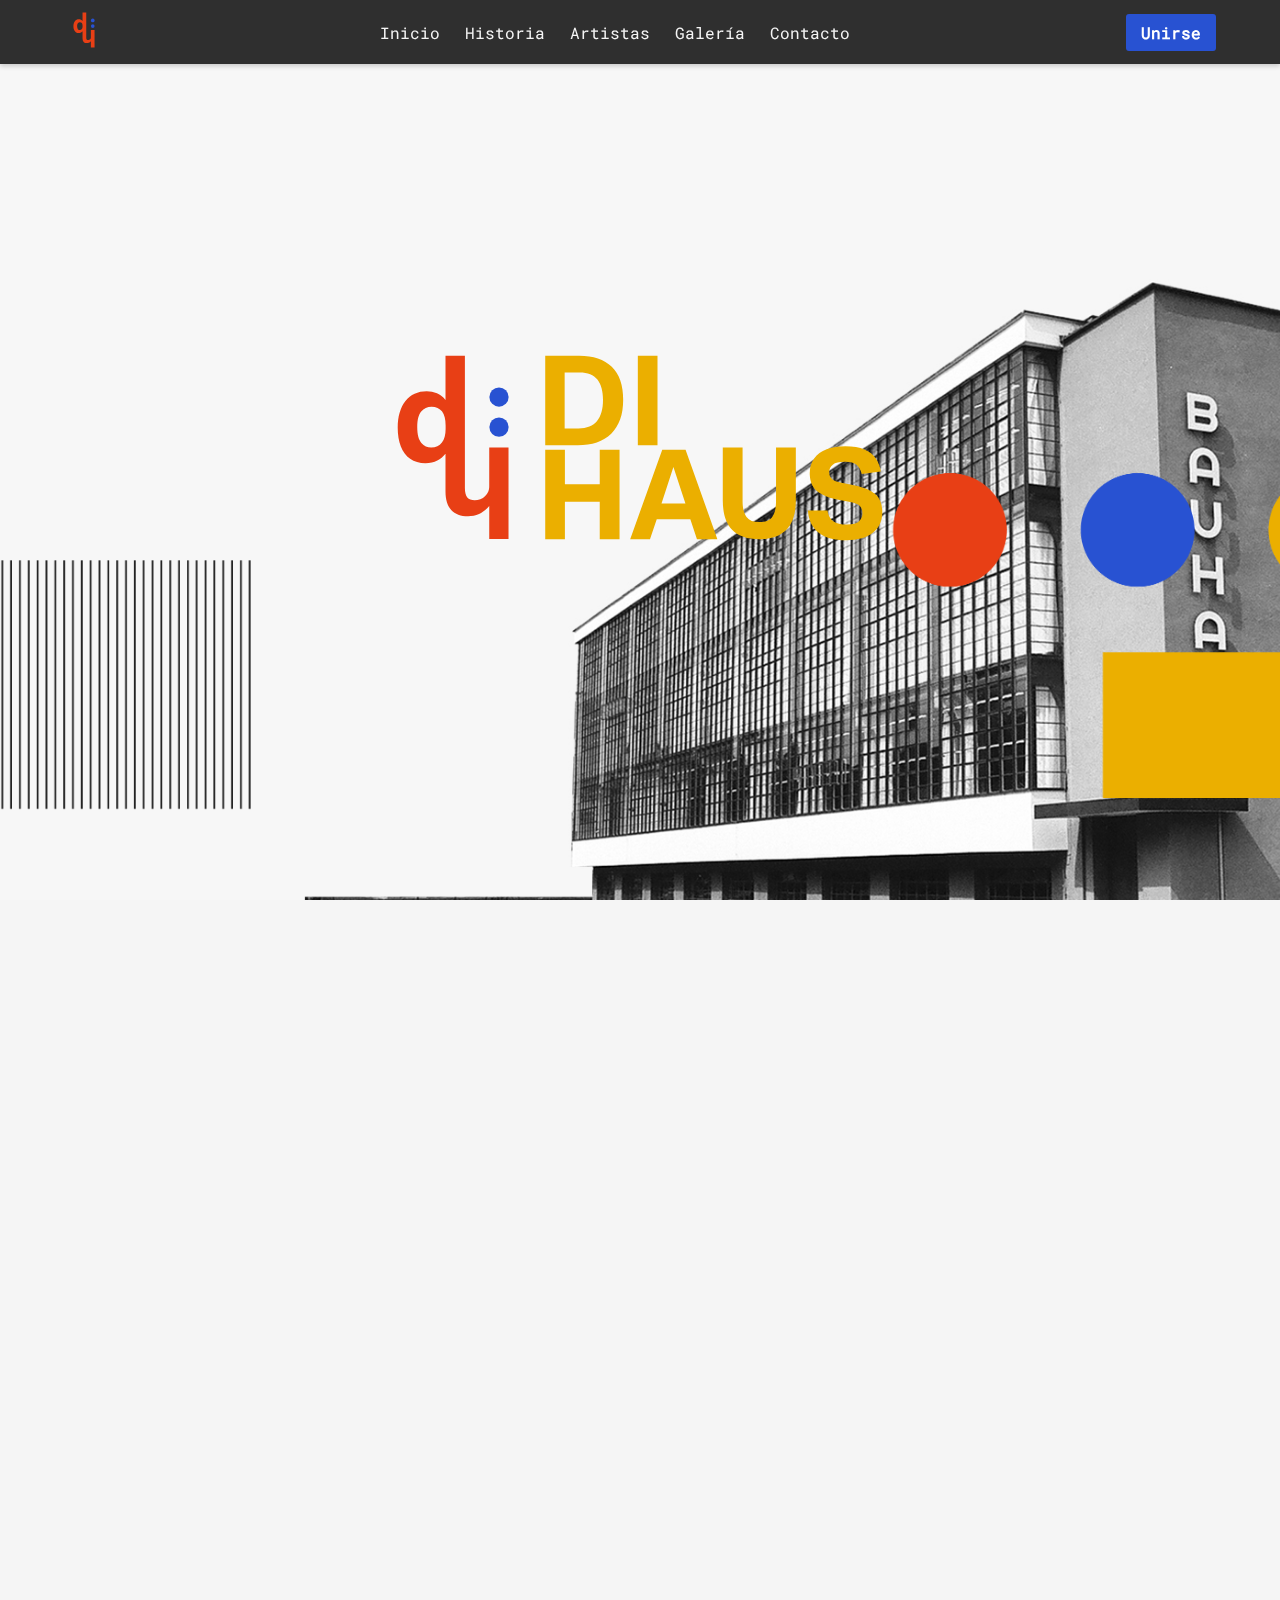
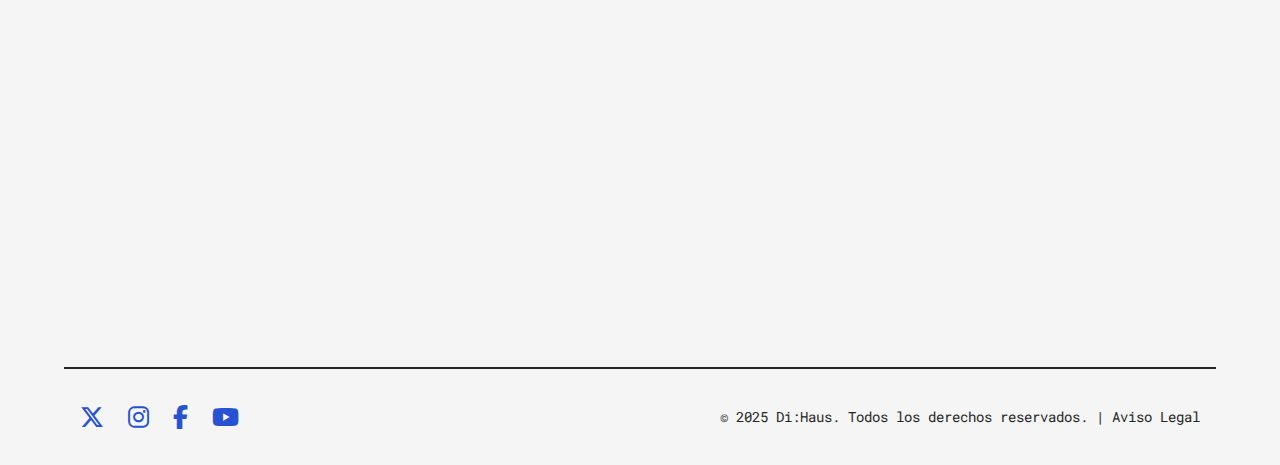
<file: index.html>
<!DOCTYPE html>
<html lang="es">
<head>
    <meta charset="UTF-8">
    <meta name="viewport" content="width=device-width, initial-scale=1.0">
    <title>Di:Haus</title>
    <link rel="stylesheet" href="style.css">
    <link rel="stylesheet" href="https://cdnjs.cloudflare.com/ajax/libs/font-awesome/6.5.2/css/all.min.css">

    <link href="https://unpkg.com/aos@2.3.4/dist/aos.css" rel="stylesheet">
</head>


<body>
    <header class="main-header">
        <div class="header-logo">
            <a href="index.php">
                <img src="img/logo.svg" alt="Di:Haus Logo Estático" class="nav-logo">
            </a>
        </div>
        <nav class="nav-links">
            <a href="index.php" class="active">Inicio</a>
            <a href="historia.php">Historia</a>
       
          <div class="dropdown">
            <button class="dropbtn">Artistas</button>
            <div class="dropdown-content">
            <a href="artistas/gropius.php">Walter Gropius</a>
            <a href="artistas/breuer.php">Marcel Breuer</a>
            <a href="artistas/brandt.php">Marianne Brandt</a>
            <a href="artistas/moholy.php">László Moholy-Nagy</a>
            <a href="artistas/klee.php">Paul Klee</a>
            </div>
         </div>

            <a href="galería.php">Galería</a>
            <a href="contacto.php">Contacto</a>
        </nav>

        <div class="auth-link">
            <a href="login.php">Unirse</a>
        </div>
    </header>



    <div class="banner">
        <div class="title">
            <svg width="500" height="500" viewBox="0 0 792.7 301.9" fill="none" xmlns="http://www.w3.org/2000/svg">
                <defs>
                    <style>
                        /* Clases de colores originales del SVG (las mantendrán al final de la animación) */
                        .cls-1 { fill: #2852d2; } /* Azul */
                        .cls-2 { fill: #e83f15; } /* Rojo/Naranja */
                        .cls-3 { fill: #ebaf00; } /* Amarillo */
                    </style>
                </defs>
                <g>
                    <path class="cls-3" d="M246.11,4.65h53.83c22.38,0,39.6,5.83,51.65,17.48s18.08,29.14,18.08,52.44-6.33,41.45-18.97,53.64c-12.65,12.19-30.36,18.28-53.14,18.28h-51.45V4.65ZM337.68,74.97c0-14.17-2.95-25.03-8.84-32.58-5.89-7.55-15.27-11.32-28.11-11.32h-23.84v88.99h21.85c13.37,0,23.21-3.9,29.5-11.72,6.29-7.81,9.44-18.94,9.44-33.37Z"/>
                    <path class="cls-3" d="M392.91,4.65h31.19v141.84h-31.19V4.65Z"/>
                </g>
                <path class="cls-3" d="M332.52,236.27h-55.22v59.2h-31.19v-141.84h31.19v54.63h55.22v-54.63h31.39v141.84h-31.39v-59.2h0Z"/>
                <path class="cls-3" d="M476.14,264.08h-53.24l-10.73,31.39h-31.39l50.85-141.84h36.95l50.46,141.84h-32.38l-10.53-31.39h0ZM449.32,181.04l-18.87,57.81h37.94l-19.07-57.81Z"/>
                <path class="cls-3" d="M527.59,233.69v-83.63h31.39v85.02c0,11.26,2.09,19.64,6.26,25.13,4.17,5.5,10.96,8.24,20.36,8.24s16.49-2.75,20.46-8.24c3.97-5.49,5.96-13.87,5.96-25.13v-85.02h31.39v84.03c0,20.79-5,36.22-15,46.28-10,10.07-24.4,15.1-43.21,15.1s-33.11-5-42.91-15-14.7-25.59-14.7-46.78h0Z"/>
                <path class="cls-3" d="M749.08,254.15c0-4.24-1.29-7.88-3.87-10.93-2.58-3.04-7.78-5.23-15.59-6.56l-18.67-3.58c-15.1-2.78-26.46-7.38-34.07-13.81-7.62-6.42-11.42-15.86-11.42-28.31,0-9.27,2.35-17.08,7.05-23.44s11.29-11.16,19.77-14.4c8.47-3.24,18.34-4.87,29.6-4.87,12.32,0,22.41,1.72,30.29,5.17s13.91,8.18,18.08,14.2c4.17,6.03,6.79,12.95,7.85,20.76l-30.2,3.77c-1.72-6.62-4.47-11.49-8.24-14.6s-9.9-4.67-18.37-4.67c-9.01,0-15.43,1.52-19.27,4.57s-5.76,6.95-5.76,11.72,1.46,8.41,4.37,10.93c2.91,2.52,8.01,4.5,15.3,5.96l19.47,3.77c15.76,3.05,27.21,7.92,34.37,14.6,7.15,6.69,10.73,16.13,10.73,28.31,0,13.38-4.84,24.14-14.5,32.28-9.67,8.14-23.97,12.22-42.91,12.22s-32.45-3.84-42.91-11.52c-10.46-7.68-16.36-19.53-17.68-35.56h30.99c1.19,7.68,4.27,13.31,9.24,16.89s12.22,5.36,21.75,5.36,15.53-1.72,19.17-5.17c3.64-3.44,5.46-7.81,5.46-13.11l-.03.02Z"/>
                
                <circle class="cls-1" cx="172.82" cy="117.8" r="15.27"/>
                <circle class="cls-1" cx="172.82" cy="70.11" r="15.27"/>

                <path class="cls-2" d="M157.34,150.21v60.97c0,3.71-.54,6.73-1.65,9.07s-2.68,4.55-4.74,6.61c-2.2,2.34-4.78,4.07-7.74,5.16-2.96,1.11-5.95,1.65-8.99,1.65-5.22,0-9.11-1.47-11.65-4.43-2.54-2.96-3.83-7.88-3.83-14.77V4.65h-30.74v70.22c-3.85-4.96-8.36-8.53-13.52-10.74-5.16-2.2-10.58-3.31-16.22-3.31-14.31,0-25.56,5.2-33.74,15.6-8.2,10.38-12.29,24.59-12.29,42.61,0,11.15,1.65,20.96,4.96,29.41,3.29,8.46,8.22,15.04,14.75,19.71,6.53,4.68,14.63,7.03,24.25,7.03,7.17,0,13.42-1.41,18.8-4.23,4.9-2.58,9.25-6.17,13-10.8v60.1c0,12.52,3.02,22.13,9.07,28.8,6.07,6.67,15.01,10.02,26.83,10.02,6.07,0,11.81-1.17,17.25-3.51,5.44-2.34,10.84-6.61,16.2-12.8v52.64h30.55v-145.19h-30.55,0ZM82.31,142.25c-3.93,5.3-9.61,7.96-17.03,7.96-6.05,0-11.25-2.44-15.58-7.34-4.35-4.88-6.51-13.24-6.51-25.07s2.1-19.69,6.29-24.77c4.21-5.1,9.67-7.64,16.41-7.64,7.15,0,12.66,2.48,16.51,7.42,3.85,4.96,5.78,12.52,5.78,22.71v5.16c0,9.09-1.96,16.28-5.87,21.57Z"/>
            </svg>
        </div>
    </div>


 <main class="main-content">
    <section class="about-section">
        <p class="section-subtitle" data-aos="fade-up" data-aos-duration="1000">SOBRE LA BAUHAUS</p>
            <h1 class="section-title" data-aos="fade-up" data-aos-duration="1000" data-aos-delay="200">
        Un <span class="highlight">archivo vivo</span> de la vanguardia
        </h1>

<!-- DIV CONTENEDOR DE LAS 3 COLUMNAS -->
        <div class="section-body-text" data-aos="fade-up" data-aos-duration="1000" data-aos-delay="400">
            <p class="col-izq">
                Fundada en 1919 por Walter Gropius, la Bauhaus redefinió el diseño, fusionando el arte con la artesanía y la funcionalidad.
            </p>

            <p class="col-centro">
                Di:Haus rinde homenaje a este legado, explorando la relación entre la forma, el color y el espacio en la era digital.
            </p>

            <p class="col-der">
                Es una colección constante de la pureza geométrica y el color primario, manteniendo viva la esencia de la modernidad.
            </p>
        </div>
    </section>
    
    <section id="historia" class="content-section"></section>

        <section class="artistas-section">
            <h2 class="section-title-artistas" data-aos="fade-up" data-aos-duration="1000">Referentes</h2>
            
            <div class="artistas-grid">
            <div class="artist-item" data-aos="zoom-in" data-aos-duration="600" data-aos-delay="100">
                <div class="artista-card">
                    <img src="img/gropius-1.jpg" alt="Walter Gropius">
                    <div class="overlay">
                        <a href="artistas/gropius.html" class="read-more-link">Leer Más</a>
                    </div>
                </div>
                <h3 class="artist-name">Walter Gropius</h3>
            </div>
            
            <div class="artist-item" data-aos="zoom-in" data-aos-duration="600" data-aos-delay="200">
                <div class="artista-card">
                    <img src="img/breuer-1.jpg" alt="Marcel Breuer">
                    <div class="overlay">
                        <a href="artistas/breuer.html" class="read-more-link">Leer Más</a>
                    </div>
                </div>
                <h3 class="artist-name">Marcel Breuer</h3>
            </div>

           <div class="artist-item" data-aos="zoom-in" data-aos-duration="600" data-aos-delay="300">
                <div class="artista-card">
                    <img src="img/brandt-1.jpg" alt="Marianne Brandt">
                    <div class="overlay">
                        <a href="artistas/brandt.html" class="read-more-link">Leer Más</a>
                    </div>
                </div>
                <h3 class="artist-name">Marianne Brandt</h3>
            </div>

            <div class="artist-item" data-aos="zoom-in" data-aos-duration="600" data-aos-delay="400">
                <div class="artista-card">
                    <img src="img/moholy-nagy-1.jpg" alt="László Moholy-Nagy">
                    <div class="overlay">
                        <a href="artistas/moholy.html" class="read-more-link">Leer Más</a>
                    </div>
                </div>
                <h3 class="artist-name">László Moholy-Nagy</h3>
            </div>

            <div class="artist-item" data-aos="zoom-in" data-aos-duration="600" data-aos-delay="500">
                <div class="artista-card">
                    <img src="img/klee-1.jpg" alt="Paul Klee">
                    <div class="overlay">
                        <a href="artistas/klee.html" class="read-more-link">Leer Más</a>
                    </div>
                </div>
                <h3 class="artist-name">Paul Klee</h3>
            </div>
        </section>

    
    <footer class="footer">
        <div class="social-icons">
            <a href="https://x.com/BauhausMovement" target="_blank" aria-label="X/Twitter">
                <i class="fab fa-x-twitter"></i>
            </a>
            <a href="https://www.instagram.com/bauhaus.movement/" target="_blank" aria-label="Instagram">
                <i class="fab fa-instagram"></i>
            </a>
            <a href="https://www.facebook.com/bauhaus.movement/?locale=es_LA" target="_blank" aria-label="Facebook">
                <i class="fab fa-facebook-f"></i>
            </a>
            <a href="https://www.youtube.com/@bauhaus-movement/featured" target="_blank" aria-label="Youtube">
                <i class="fab fa-youtube"></i>
            </a>
        </div>
        <div class="legales">
            © 2025 Di:Haus. Todos los derechos reservados. | Aviso Legal
        </div>
    </footer>


    <script src="https://unpkg.com/aos@2.3.4/dist/aos.js"></script>
    <script src="app.js"></script>


</body>
</html>
</file>
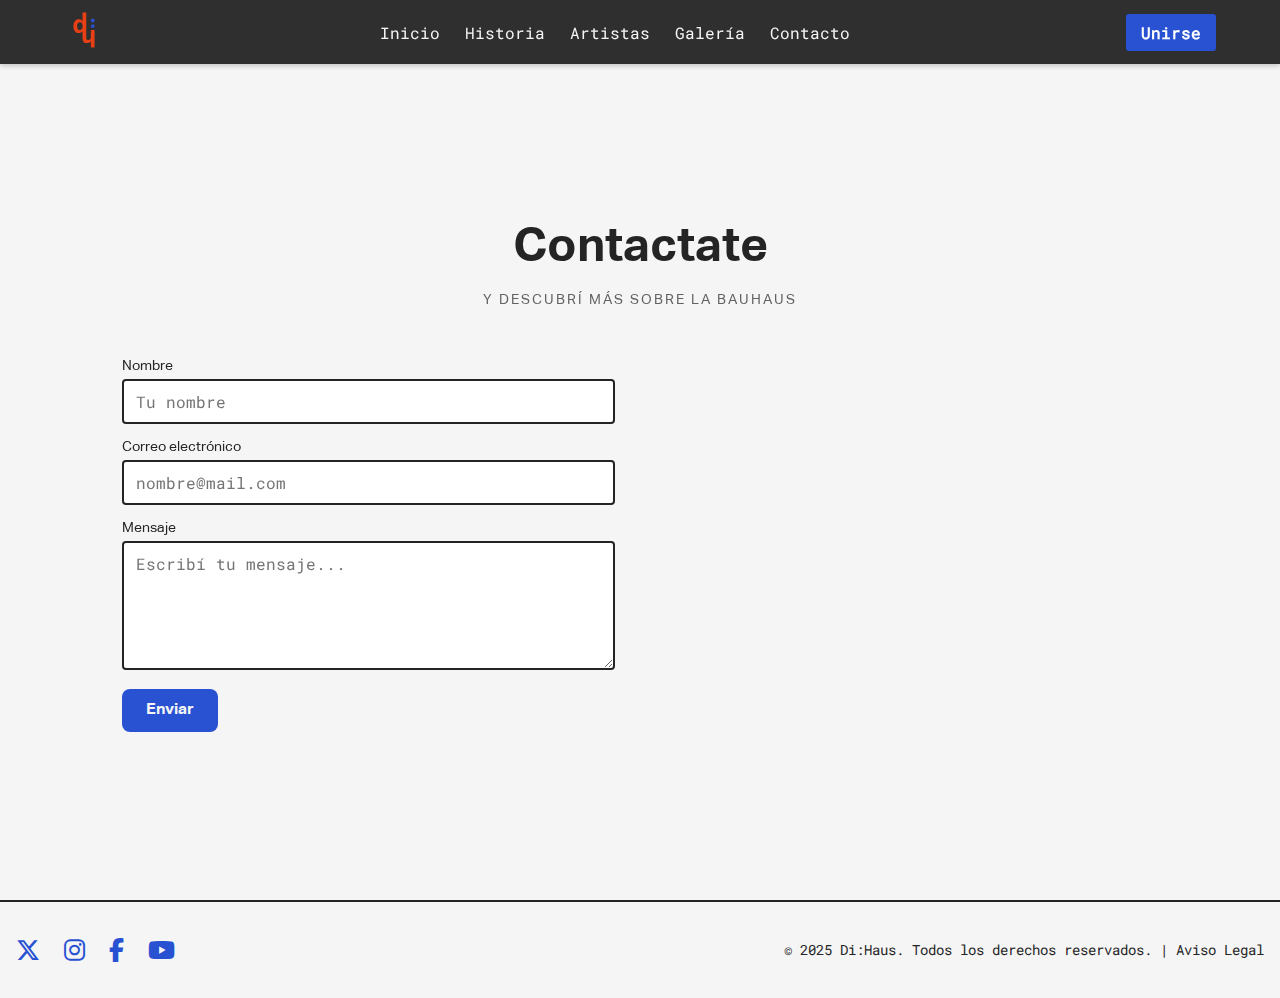
<file: contacto.html>
<!DOCTYPE html>
<html lang="es">
<head>
  <meta charset="UTF-8"/>
  <meta name="viewport" content="width=device-width, initial-scale=1.0"/>
  <title>Contacto – Di:Haus</title>

  <link rel="stylesheet" href="style.css"/>
  <link rel="stylesheet" href="https://cdnjs.cloudflare.com/ajax/libs/font-awesome/6.5.2/css/all.min.css"/>
  <link href="https://unpkg.com/aos@2.3.4/dist/aos.css" rel="stylesheet"/>
</head>

<body>
  <!-- HEADER -->
  <header class="main-header">
    <div class="header-logo">
      <a href="index.php">
        <img src="img/logo.svg" alt="Di:Haus Logo" class="nav-logo"/>
      </a>
    </div>
    <nav class="nav-links">
      <a href="index.php">Inicio</a>
      <a href="historia.php">Historia</a>
     
    <div class="dropdown">
        <button class="dropbtn">Artistas</button>
        <div class="dropdown-content">
        <a href="artistas/gropius.php">Walter Gropius</a>
        <a href="artistas/breuer.php">Marcel Breuer</a>
        <a href="artistas/brandt.php">Marianne Brandt</a>
        <a href="artistas/moholy.php">László Moholy-Nagy</a>
        <a href="artistas/klee.php">Paul Klee</a>
        </div>
    </div>


      <a href="galeria.php">Galería</a>
      <a href="contacto.php" class="active">Contacto</a>
    </nav>
    <div class="auth-link">
      <a href="login.php">Unirse</a>
    </div>
  </header>


<!-- CONTENIDO -->
  <main class="main-content">
    <section class="contacto-section" data-aos="fade-up">
      <h1 class="section-title">Contactate</h1>
      <p class="section-subtitle">y descubrí más sobre la Bauhaus</p>

      <div class="contacto-grid">
<!-- FOMULARIO -->
        <div class="contacto-form">
          <form>
            <div class="form-group">
              <label for="nombre">Nombre</label>
              <input type="text" id="nombre" name="nombre" placeholder="Tu nombre" required>
            </div>

            <div class="form-group">
              <label for="email">Correo electrónico</label>
              <input type="email" id="email" name="email" placeholder="nombre@mail.com" required>
            </div>

            <div class="form-group">
              <label for="mensaje">Mensaje</label>
              <textarea id="mensaje" name="mensaje" placeholder="Escribí tu mensaje..." rows="5" required></textarea>
            </div>

            <button type="submit" class="btn-enviar">Enviar</button>
          </form>
        </div>

<!-- MAPA -->
        <div class="contacto-mapa">
          <iframe
            src="https://www.google.com/maps/embed?pb=!1m18!1m12!1m3!1d2306.289620024428!2d12.23846427694912!3d51.83899417345424!2m3!1f0!2f0!3f0!3m2!1i1024!2i768!4f13.1!3m3!1m2!1s0x47a6e4e1d835ef11%3A0xbee098ff6146b4de!2sBauhaus%20Museum%20Dessau!5e0!3m2!1ses-419!2sar!4v1696799440000!5m2!1ses-419!2sar"
            allowfullscreen="" loading="lazy" referrerpolicy="no-referrer-when-downgrade">
          </iframe>
        </div>
      </div>
    </section>
  </main>

<!-- FOOTER -->
  <footer class="footer">
    <div class="social-icons">
      <a href="https://x.com/BauhausMovement" target="_blank" aria-label="X/Twitter"><i class="fab fa-x-twitter"></i></a>
      <a href="https://www.instagram.com/bauhaus.movement/" target="_blank" aria-label="Instagram"><i class="fab fa-instagram"></i></a>
      <a href="https://www.facebook.com/bauhaus.movement/?locale=es_LA" target="_blank" aria-label="Facebook"><i class="fab fa-facebook-f"></i></a>
      <a href="https://www.youtube.com/@bauhaus-movement/featured" target="_blank" aria-label="Youtube"><i class="fab fa-youtube"></i></a>
    </div>
    <div class="legales">
      © 2025 Di:Haus. Todos los derechos reservados. | Aviso Legal
    </div>
  </footer>

  <script src="https://unpkg.com/aos@2.3.4/dist/aos.js"></script>
  <script src="app.js"></script>
</body>
</html>
</file>
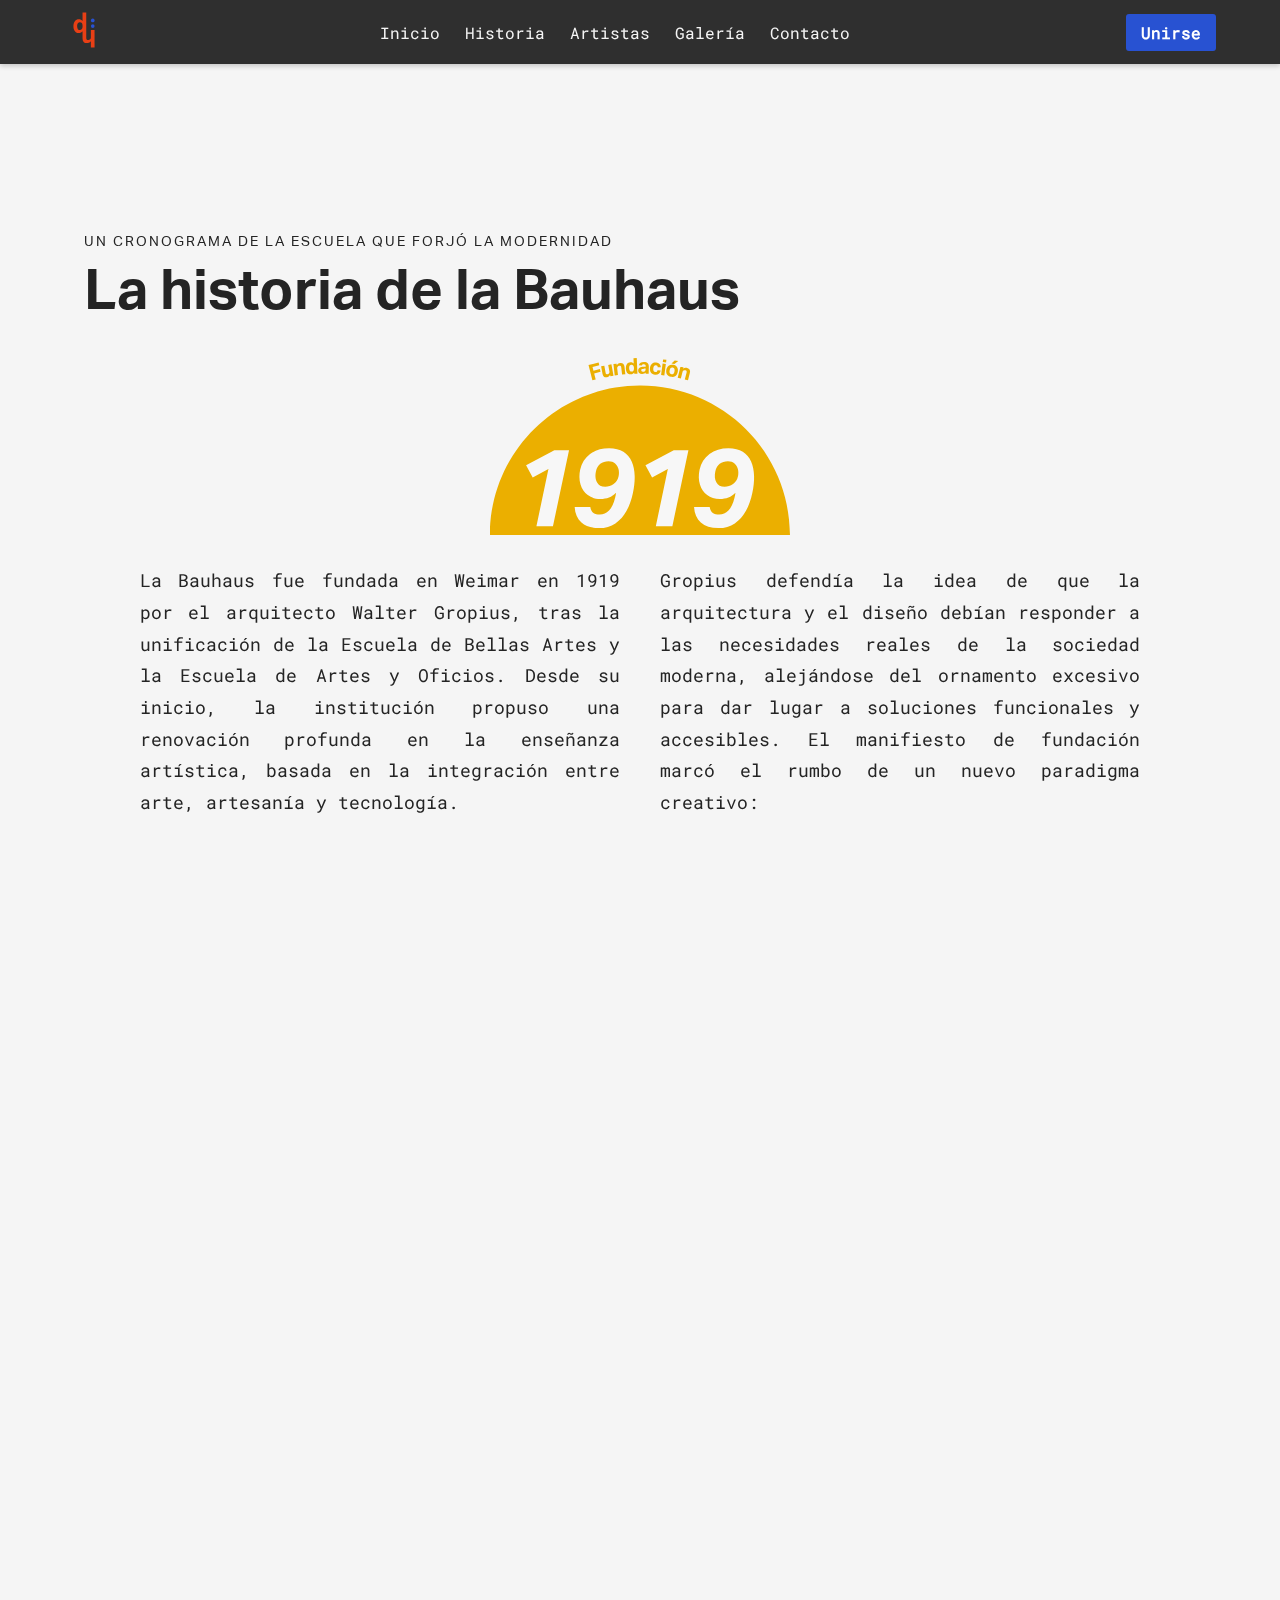
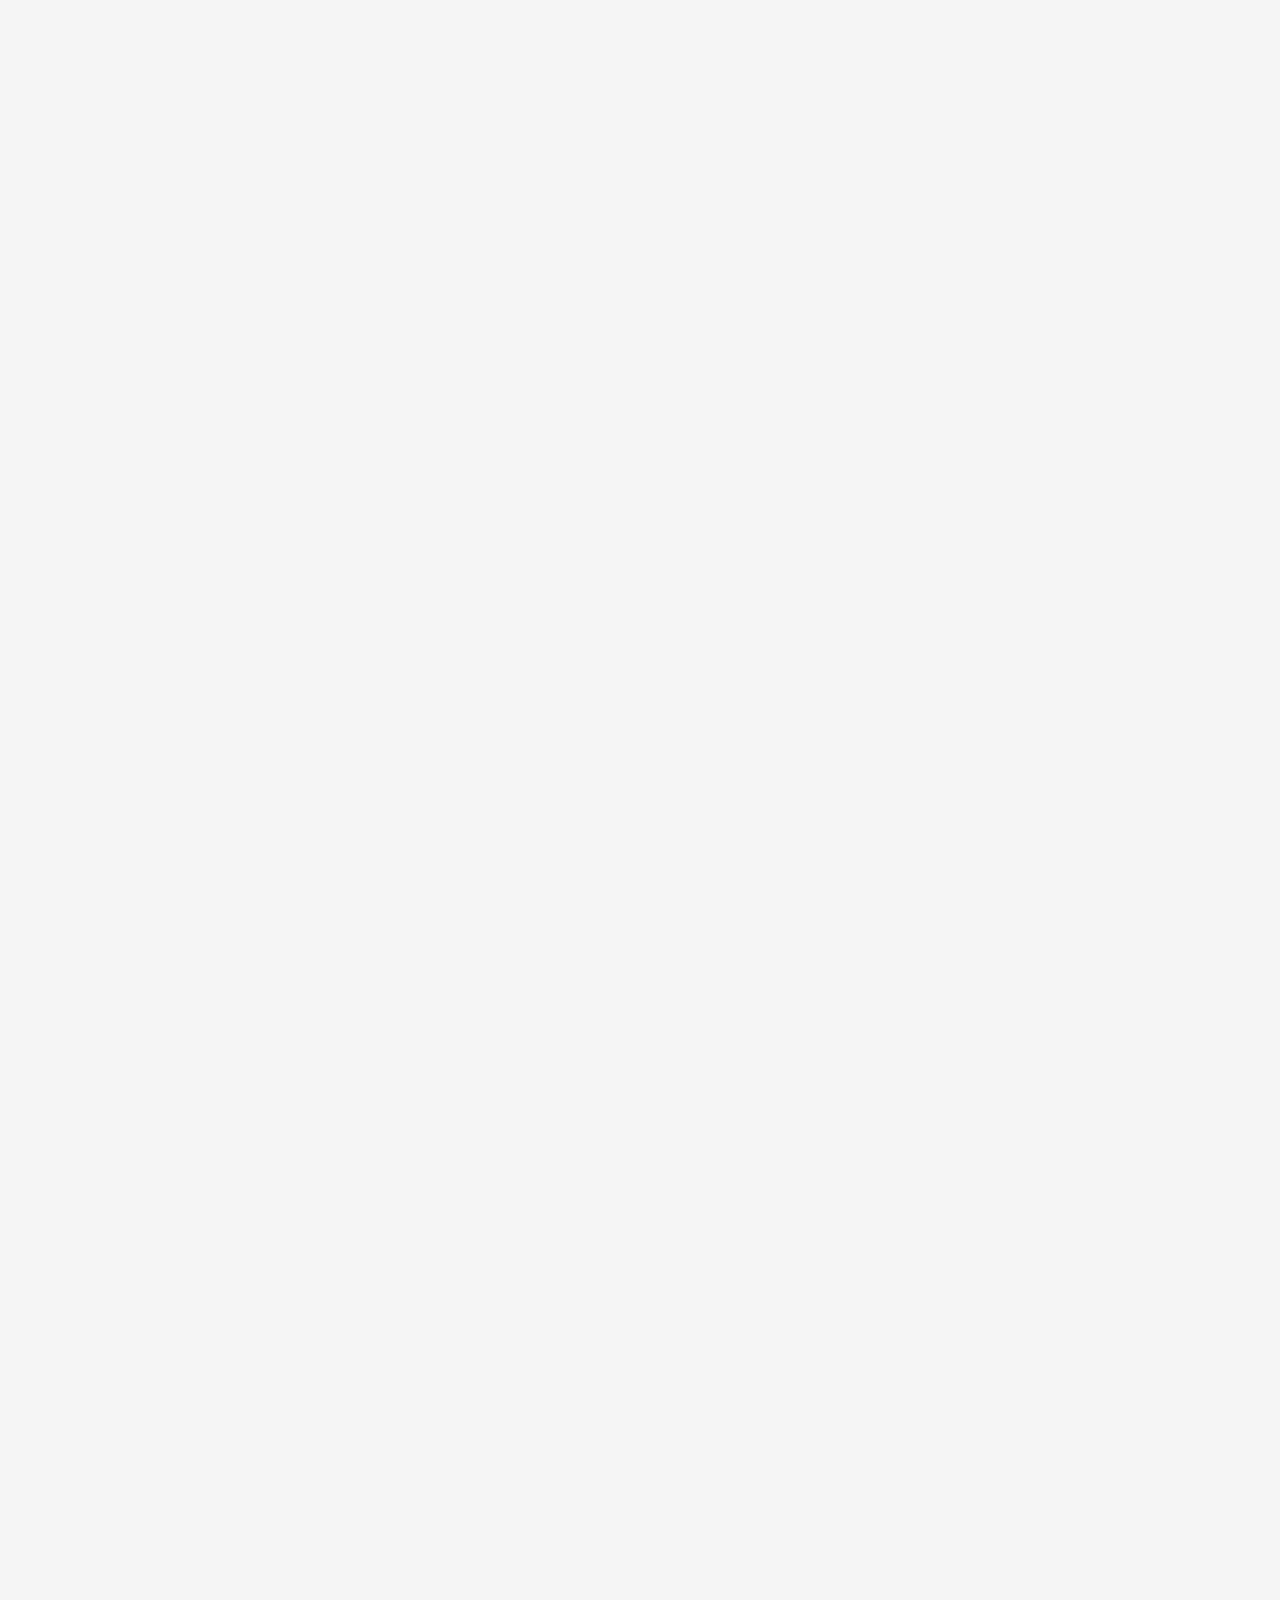
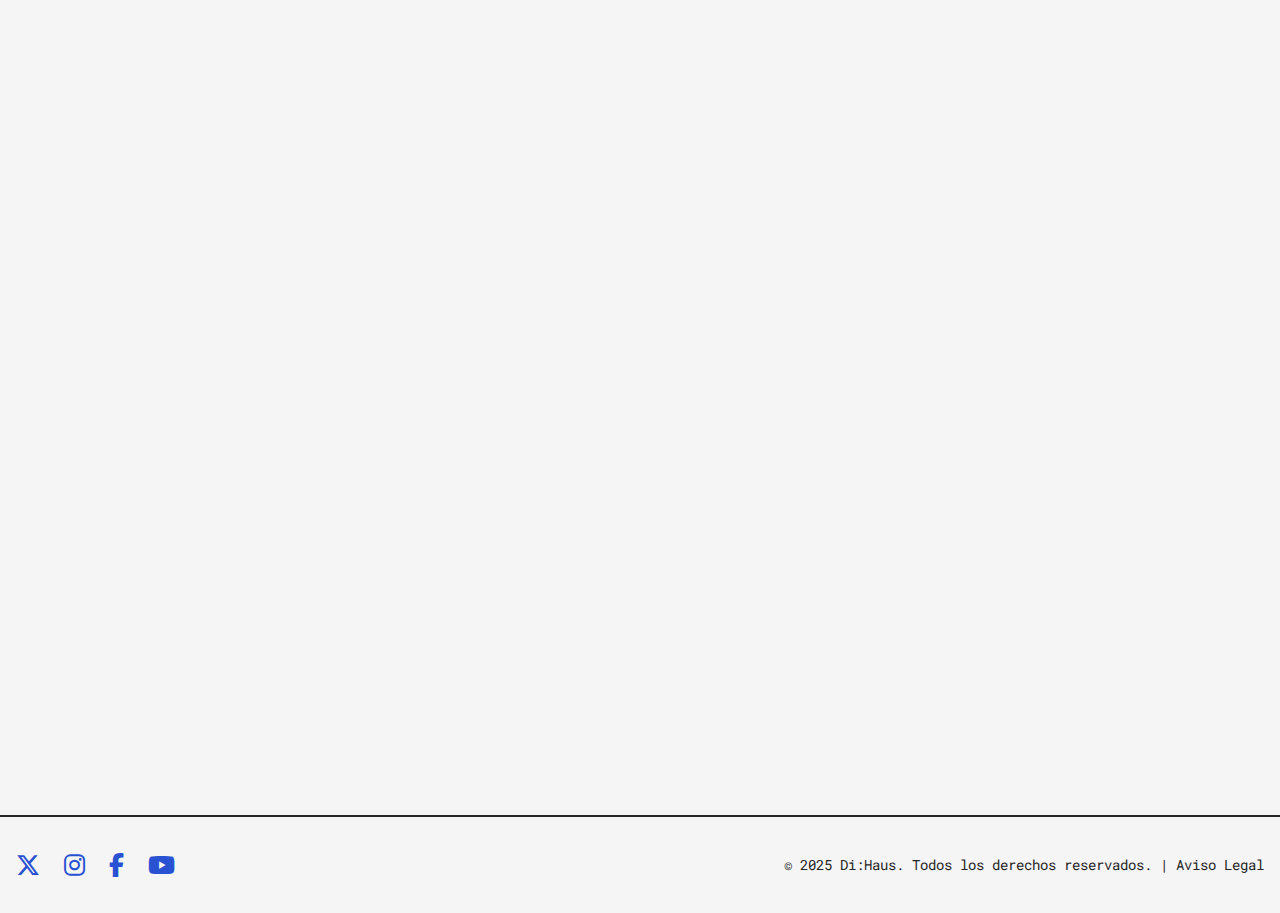
<file: historia.html>
<!DOCTYPE html>
<html lang="es">
<head>
  <meta charset="UTF-8" />
  <meta name="viewport" content="width=device-width, initial-scale=1.0"/>
  <title>Historia - Di:Haus</title>

  <link rel="stylesheet" href="style.css"/>
  <link rel="stylesheet" href="https://cdnjs.cloudflare.com/ajax/libs/font-awesome/6.5.2/css/all.min.css"/>
  <link href="https://unpkg.com/aos@2.3.4/dist/aos.css" rel="stylesheet"/>
</head>


<body>
<!-- HEADER -->
  <header class="main-header">
    <div class="header-logo">
      <a href="index.php">
        <img src="img/logo.svg" alt="Di:Haus Logo" class="nav-logo"/>
      </a>
    </div>
    <nav class="nav-links">
      <a href="index.php">Inicio</a>
      <a href="historia.php" class="active">Historia</a>

    <div class="dropdown">
      <button class="dropbtn">Artistas</button>
      <div class="dropdown-content">
      <a href="artistas/gropius.php">Walter Gropius</a>
      <a href="artistas/breuer.php">Marcel Breuer</a>
      <a href="artistas/brandt.php">Marianne Brandt</a>
      <a href="artistas/moholy.php">László Moholy-Nagy</a>
      <a href="artistas/klee.php">Paul Klee</a>
      </div>
    </div>


      <a href="galeria.php">Galería</a>
      <a href="contacto.php">Contacto</a>
    </nav>
    <div class="auth-link">
      <a href="login.php">Unirse</a>
    </div>
  </header>

<!-- CONTENIDO -->
  <main class="main-content">
    <section class="historia-section">

        <p class="section-subtitle" data-aos="fade-up" data-aos-duration="1000">
            UN CRONOGRAMA DE LA ESCUELA QUE FORJÓ LA MODERNIDAD
        </p>
        <h1 class="section-title" data-aos="fade-up" data-aos-duration="1000" data-aos-delay="200">
            La historia de la Bauhaus
        </h1>

<!-- BLOQUE 1919 -->
    <div class="historia-bloque" data-aos="fade-up" data-aos-duration="1000">
        <div class="historia-marker">
        <img src="animation-svg-css/dihaus1919.svg" alt="1919 Bauhaus">
        </div>

        <div class="historia-text historia-columnas">
        <p>
            La Bauhaus fue fundada en Weimar en 1919 por el arquitecto Walter Gropius, tras la unificación de la Escuela de Bellas Artes y la Escuela de Artes y Oficios.
            Desde su inicio, la institución propuso una renovación profunda en la enseñanza artística, basada en la integración entre arte, artesanía y tecnología.
        </p>
        <p>
            Gropius defendía la idea de que la arquitectura y el diseño debían responder a las necesidades reales de la sociedad moderna, alejándose del ornamento excesivo para dar lugar a soluciones funcionales y accesibles.
            El manifiesto de fundación marcó el rumbo de un nuevo paradigma creativo:
        </p>
        </div>
    </div>

    <div class="historia-franja" data-aos="fade-up" data-aos-duration="1000">
        "LA META FINAL DE TODA ACTIVIDAD PLÁSTICA ES LA CONSTRUCCIÓN"
    </div>

<!-- BLOQUE 1923 -->
    <div class="historia-bloque" data-aos="fade-up" data-aos-duration="1000">
        <div class="historia-marker">
        <img src="animation-svg-css/dihaus1923.svg" alt="1923 Bauhaus">
        </div>
        
        <div class="historia-text historia-columnas">
        <p>
            La Bauhaus organizó su primera gran exposición pública, bajo el lema “Arte y técnica: una nueva unidad”. Este evento fue decisivo para mostrar la producción de la escuela a la sociedad y legitimar su propuesta educativa.
            Se presentaron objetos de diseño, obras gráficas y arquitectónicas, destacándose la Casa Haus am Horn.
        </p>
        <p>
            Esta vivienda prototipo materializaba los principios Bauhaus: líneas simples, espacios funcionales y mobiliario moderno.
            La exposición atrajo visitantes internacionales y consolidó a la Bauhaus como un laboratorio de ideas innovadoras, donde se exploraban las posibilidades de la industria aplicada al arte.
        </p>
        </div>
    </div>

<!-- BLOQUE 1925 -->
    <div class="historia-bloque" data-aos="fade-up" data-aos-duration="1000">
        <div class="historia-marker">
        <img src="animation-svg-css/dihaus1925.svg" alt="1925 Bauhaus">
        </div>
        
        <div class="historia-text historia-columnas">
        <p>
            Debido a la presión política y la falta de apoyo en Weimar, la Bauhaus se trasladó en 1925 a Dessau, una ciudad industrial más receptiva a sus ideales. Este cambio marcó el inicio de su etapa más fértil.
            Gropius diseñó el nuevo edificio de la escuela, inaugurado en 1926, que se convirtió en un ícono de la arquitectura moderna con sus fachadas de vidrio y disposición funcional.
        </p>
        <p>
            En Dessau, la Bauhaus intensificó su colaboración con la industria, impulsando la producción en serie de muebles, lámparas y objetos domésticos. También se fortalecieron los talleres y la enseñanza interdisciplinaria, integrando diseño, técnica y experimentación artística.
        </p>
        </div>
    </div>

<!-- BLOQUE 1928 -->
    <div class="historia-bloque" data-aos="fade-up" data-aos-duration="1000">
        <div class="historia-marker">
        <img src="animation-svg-css/dihaus1928.svg" alt="1928 Bauhaus">
        </div>

        <div class="historia-text historia-columnas">
        <p>
            Walter Gropius renunció a la dirección y fue sucedido por Hannes Meyer, un arquitecto suizo con una visión más radical y social del diseño.
            Meyer priorizó la función por sobre la estética, enfatizando la investigación científica y las necesidades de la población como ejes del proceso proyectual.
        </p>
        <p>
            Bajo su gestión, la escuela produjo proyectos de vivienda económica y mobiliario funcional, acercándose más a los problemas sociales de la época. Esta etapa, aunque breve, consolidó el carácter racionalista y pragmático de la Bauhaus, pero también generó tensiones políticas internas y externas.
        </p>
        </div>
    </div>

<!-- BLOQUE 1930 -->
    <div class="historia-bloque" data-aos="fade-up" data-aos-duration="1000">
        <div class="historia-marker">
        <img src="animation-svg-css/dihaus1930.svg" alt="1930 Bauhaus">
        </div>
        
        <div class="historia-text historia-columnas">
        <p>
            Tras la destitución de Meyer, Ludwig Mies van der Rohe asumió la dirección de la escuela. Mies buscó neutralizar las tensiones políticas internas y concentrar los esfuerzos en la enseñanza artística y arquitectónica.
            Reorganizó la estructura institucional y reforzó la disciplina académica.
        </p>
        <p>
            Sin embargo, la creciente hostilidad del régimen nazi complicó el funcionamiento de la escuela, que fue vigilada y sometida a presiones ideológicas constantes.
            Aun así, bajo su dirección se produjeron importantes desarrollos arquitectónicos y se mantuvo el espíritu experimental, aunque en un clima cada vez más adverso.
        </p>
        </div>
    </div>

<!-- BLOQUE 1933 -->
    <div class="historia-bloque" data-aos="fade-up" data-aos-duration="1000">
        <div class="historia-marker">
        <img src="animation-svg-css/dihaus1933.svg" alt="1933 Bauhaus">
        </div>
        
        <div class="historia-text historia-columnas">
        <p>
            La llegada definitiva del régimen nazi al poder provocó el cierre forzado de la Bauhaus. La escuela fue acusada de promover ideas “bolcheviques” y “degeneradas”, contrarias a la ideología oficial.
            Tras un breve intento de continuar en Berlín como institución privada, las autoridades ordenaron su clausura definitiva.
        </p>
        <p>
            Muchos de sus profesores y estudiantes emigraron, llevando consigo las ideas de la Bauhaus a distintos países.
            Esta diáspora tuvo un impacto decisivo en la difusión internacional del modernismo y consolidó el legado de la escuela como una de las influencias más profundas en el diseño, la arquitectura y la pedagogía artística del siglo XX.
        </p>
        </div>
    </div>

    </section>
  </main>

<!-- FOOTER -->
  <footer class="footer">
    <div class="social-icons">
      <a href="https://x.com/BauhausMovement" target="_blank" aria-label="X/Twitter"><i class="fab fa-x-twitter"></i></a>
      <a href="https://www.instagram.com/bauhaus.movement/" target="_blank" aria-label="Instagram"><i class="fab fa-instagram"></i></a>
      <a href="https://www.facebook.com/bauhaus.movement/?locale=es_LA" target="_blank" aria-label="Facebook"><i class="fab fa-facebook-f"></i></a>
      <a href="https://www.youtube.com/@bauhaus-movement/featured" target="_blank" aria-label="Youtube"><i class="fab fa-youtube"></i></a>
    </div>
    <div class="legales">
      © 2025 Di:Haus. Todos los derechos reservados. | Aviso Legal
    </div>
  </footer>

  <script src="https://unpkg.com/aos@2.3.4/dist/aos.js"></script>
  <script src="app.js"></script>
</body>
</html>
</file>
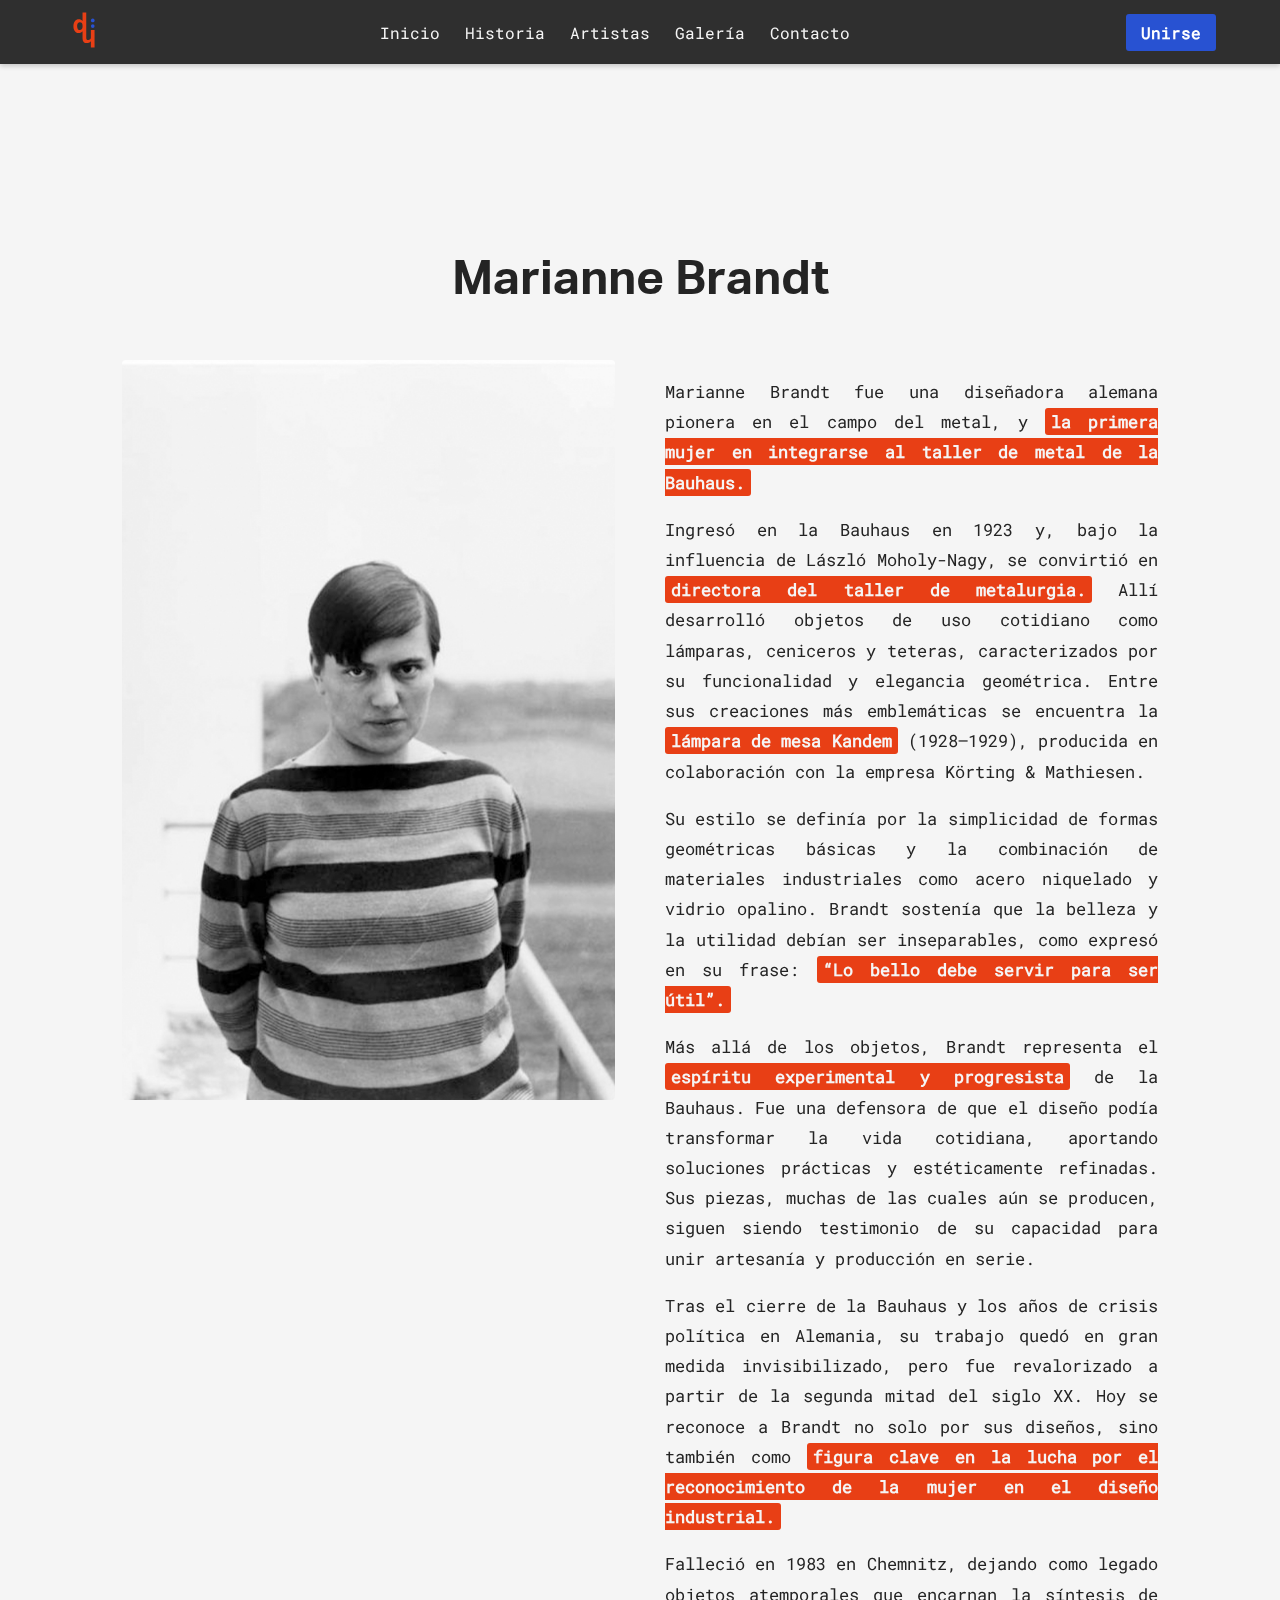
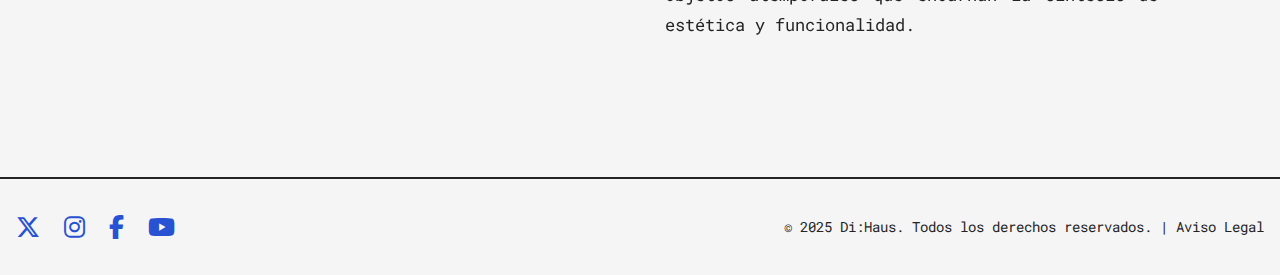
<file: artistas/brandt.html>
<!DOCTYPE html>
<html lang="es">
<head>
  <meta charset="UTF-8" />
  <meta name="viewport" content="width=device-width, initial-scale=1.0"/>
  <title>Marianne Brandt – Di:Haus</title>

  <link rel="stylesheet" href="../style.css" />
  <link rel="stylesheet" href="https://cdnjs.cloudflare.com/ajax/libs/font-awesome/6.5.2/css/all.min.css"/>
  <link href="https://unpkg.com/aos@2.3.4/dist/aos.css" rel="stylesheet"/>
</head>

<body>
<!-- HEADER -->
  <header class="main-header">
    <div class="header-logo">
      <a href="../index.php">
        <img src="../img/logo.svg" alt="Di:Haus Logo" class="nav-logo"/>
      </a>
    </div>

    <nav class="nav-links">
      <a href="../index.php">Inicio</a>
      <a href="../historia.php">Historia</a>

  <div class="dropdown">
    <button class="dropbtn">Artistas</button>
    <div class="dropdown-content">
      <a href="gropius.php">Walter Gropius</a>
      <a href="breuer.php">Marcel Breuer</a>
      <a href="brandt.php" class="active">Marianne Brandt</a>
      <a href="moholy.php">László Moholy-Nagy</a>
      <a href="klee.php">Paul Klee</a>
    </div>
  </div>

      <a href="../galeria.php">Galería</a>
      <a href="../contacto.php">Contacto</a>
  
</nav>

    <div class="auth-link">
      <a href="../login.php">Unirse</a>
    </div>
  </header>

<!-- CONTENIDO -->
  <main class="main-content">
    <section class="artista-section">
      <h1 class="artista-title" data-aos="fade-up">Marianne Brandt</h1>

      <div class="artista-content" data-aos="fade-up" data-aos-delay="200">
        <div class="artista-img">
          <img src="../img/brandt-1.jpg" alt="Marianne Brandt retrato">
        </div>

    
        <div class="artista-bio">
          <p>
           Marianne Brandt fue una diseñadora alemana pionera en el campo del metal, y <span class="highlight-brandt">la primera mujer en integrarse al taller de metal de la Bauhaus.</span>
          </p>
          <p>
            Ingresó en la Bauhaus en 1923 y, bajo la influencia de László Moholy-Nagy, se convirtió en <span class="highlight-brandt">directora del taller de metalurgia.</span> Allí desarrolló objetos de uso cotidiano como lámparas, ceniceros y teteras, caracterizados por su funcionalidad y elegancia geométrica. 
            Entre sus creaciones más emblemáticas se encuentra la <span class="highlight-brandt">lámpara de mesa Kandem</span> (1928–1929), producida en colaboración con la empresa Körting & Mathiesen.
          </p>
          <p>
           Su estilo se definía por la simplicidad de formas geométricas básicas y la combinación de materiales industriales como acero niquelado y vidrio opalino. Brandt sostenía que la belleza y la utilidad debían ser inseparables, como expresó en su frase: <span class="highlight-brandt">“Lo bello debe servir para ser útil”.</span>
          </p>
          <p> 
           Más allá de los objetos, Brandt representa el <span class="highlight-brandt">espíritu experimental y progresista</span> de la Bauhaus. Fue una defensora de que el diseño podía transformar la vida cotidiana, aportando soluciones prácticas y estéticamente refinadas.
           Sus piezas, muchas de las cuales aún se producen, siguen siendo testimonio de su capacidad para unir artesanía y producción en serie.
          </p>
          <p>
            Tras el cierre de la Bauhaus y los años de crisis política en Alemania, su trabajo quedó en gran medida invisibilizado, pero fue revalorizado a partir de la segunda mitad del siglo XX. 
            Hoy se reconoce a Brandt no solo por sus diseños, sino también como <span class="highlight-brandt">figura clave en la lucha por el reconocimiento de la mujer en el diseño industrial.</span>
          </p>
          <p> 
            Falleció en 1983 en Chemnitz, dejando como legado objetos atemporales que encarnan la síntesis de estética y funcionalidad.
          </p>
        </div>
      </div>
    </section>
  </main>

<!-- FOOTER -->
  <footer class="footer">
    <div class="social-icons">
      <a href="https://x.com/BauhausMovement" target="_blank" aria-label="X/Twitter"><i class="fab fa-x-twitter"></i></a>
      <a href="https://www.instagram.com/bauhaus.movement/" target="_blank" aria-label="Instagram"><i class="fab fa-instagram"></i></a>
      <a href="https://www.facebook.com/bauhaus.movement/?locale=es_LA" target="_blank" aria-label="Facebook"><i class="fab fa-facebook-f"></i></a>
      <a href="https://www.youtube.com/@bauhaus-movement/featured" target="_blank" aria-label="Youtube"><i class="fab fa-youtube"></i></a>
    </div>
    <div class="legales">
      © 2025 Di:Haus. Todos los derechos reservados. | Aviso Legal
    </div>
  </footer>

  <script src="https://unpkg.com/aos@2.3.4/dist/aos.js"></script>
  <script src="../app.js"></script>
</body>
</html>
</file>
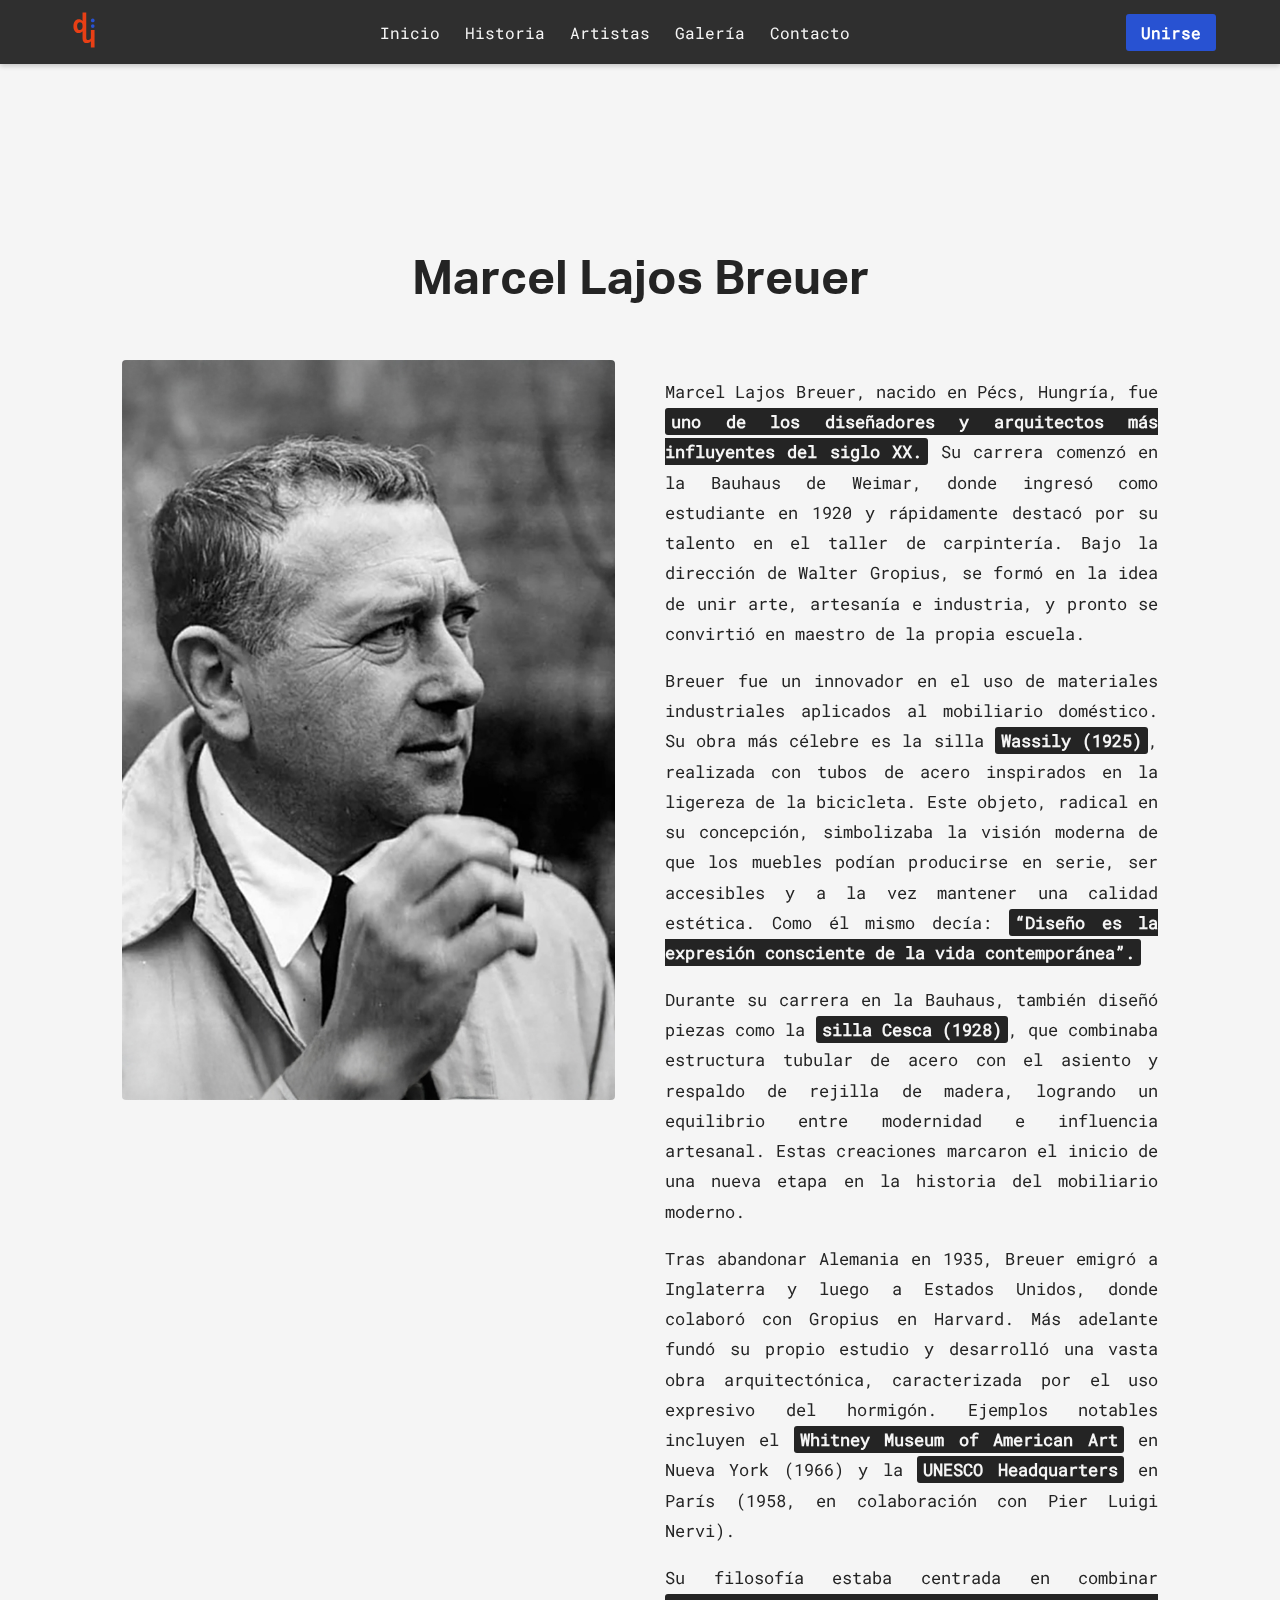
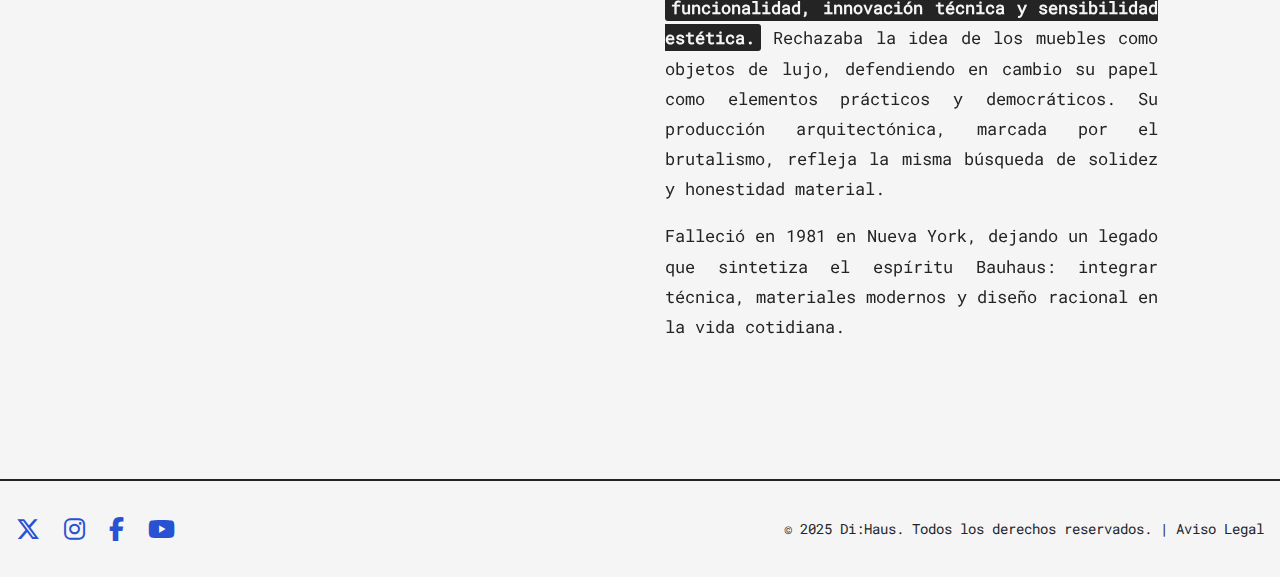
<file: artistas/breuer.html>
<!DOCTYPE html>
<html lang="es">
<head>
  <meta charset="UTF-8" />
  <meta name="viewport" content="width=device-width, initial-scale=1.0"/>
  <title>Marcel Breuer - Di:Haus</title>

  <link rel="stylesheet" href="../style.css" />
  <link rel="stylesheet" href="https://cdnjs.cloudflare.com/ajax/libs/font-awesome/6.5.2/css/all.min.css"/>
  <link href="https://unpkg.com/aos@2.3.4/dist/aos.css" rel="stylesheet"/>
</head>

<body>
<!-- HEADER -->
  <header class="main-header">
    <div class="header-logo">
      <a href="../index.php">
        <img src="../img/logo.svg" alt="Di:Haus Logo" class="nav-logo"/>
      </a>
    </div>

    <nav class="nav-links">
      <a href="../index.php">Inicio</a>
      <a href="../historia.php">Historia</a>

  <div class="dropdown">
    <button class="dropbtn">Artistas</button>
    <div class="dropdown-content">
      <a href="gropius.php">Walter Gropius</a>
      <a href="breuer.php" class="active">Marcel Breuer</a>
      <a href="brandt.php">Marianne Brandt</a>
      <a href="moholy.php">László Moholy-Nagy</a>
      <a href="klee.php">Paul Klee</a>
    </div>
  </div>

      <a href="../galeria.php">Galería</a>
      <a href="../contacto.php">Contacto</a>
  
</nav>

    <div class="auth-link">
      <a href="../login.php">Unirse</a>
    </div>
  </header>

<!-- CONTENIDO -->
  <main class="main-content">
    <section class="artista-section">
      <h1 class="artista-title" data-aos="fade-up">Marcel Lajos Breuer</h1>

      <div class="artista-content" data-aos="fade-up" data-aos-delay="200">
        <div class="artista-img">
          <img src="../img/breuer-1.jpg" alt="Marcel Breuer retrato">
        </div>

      
        <div class="artista-bio">
          <p>
           Marcel Lajos Breuer, nacido en Pécs, Hungría, fue <span class="highlight-breuer">uno de los diseñadores y arquitectos más influyentes del siglo XX.</span> Su carrera comenzó en la Bauhaus de Weimar, donde ingresó como estudiante en 1920 y rápidamente destacó por su talento en el taller de carpintería. 
           Bajo la dirección de Walter Gropius, se formó en la idea de unir arte, artesanía e industria, y pronto se convirtió en maestro de la propia escuela.
          </p>
          <p>
            Breuer fue un innovador en el uso de materiales industriales aplicados al mobiliario doméstico. Su obra más célebre es la silla <span class="highlight-breuer">Wassily (1925)</span>, realizada con tubos de acero inspirados en la ligereza de la bicicleta.
            Este objeto, radical en su concepción, simbolizaba la visión moderna de que los muebles podían producirse en serie, ser accesibles y a la vez mantener una calidad estética. 
            Como él mismo decía: <span class="highlight-breuer">“Diseño es la expresión consciente de la vida contemporánea”.</span>
          </p>
          <p>
            Durante su carrera en la Bauhaus, también diseñó piezas como la <span class="highlight-breuer">silla Cesca (1928)</span>, que combinaba estructura tubular de acero con el asiento y respaldo de rejilla de madera, logrando un equilibrio entre modernidad e influencia artesanal. 
            Estas creaciones marcaron el inicio de una nueva etapa en la historia del mobiliario moderno.
          </p>
          <p>
            Tras abandonar Alemania en 1935, Breuer emigró a Inglaterra y luego a Estados Unidos, donde colaboró con Gropius en Harvard. Más adelante fundó su propio estudio y desarrolló una vasta obra arquitectónica, caracterizada por el uso expresivo del hormigón.
            Ejemplos notables incluyen el <span class="highlight-breuer">Whitney Museum of American Art</span> en Nueva York (1966) y la <span class="highlight-breuer">UNESCO Headquarters</span> en París (1958, en colaboración con Pier Luigi Nervi).
          </p>
          <p> 
            Su filosofía estaba centrada en combinar <span class="highlight-breuer">funcionalidad, innovación técnica y sensibilidad estética.</span> Rechazaba la idea de los muebles como objetos de lujo, defendiendo en cambio su papel como elementos prácticos y democráticos. Su producción arquitectónica, marcada por el brutalismo, refleja la misma búsqueda de solidez y honestidad material.
          </p>
          <p> 
            Falleció en 1981 en Nueva York, dejando un legado que sintetiza el espíritu Bauhaus: integrar técnica, materiales modernos y diseño racional en la vida cotidiana.
          </p>
        </div>
      </div>
    </section>
  </main>

<!-- FOOTER -->
  <footer class="footer">
    <div class="social-icons">
      <a href="https://x.com/BauhausMovement" target="_blank" aria-label="X/Twitter"><i class="fab fa-x-twitter"></i></a>
      <a href="https://www.instagram.com/bauhaus.movement/" target="_blank" aria-label="Instagram"><i class="fab fa-instagram"></i></a>
      <a href="https://www.facebook.com/bauhaus.movement/?locale=es_LA" target="_blank" aria-label="Facebook"><i class="fab fa-facebook-f"></i></a>
      <a href="https://www.youtube.com/@bauhaus-movement/featured" target="_blank" aria-label="Youtube"><i class="fab fa-youtube"></i></a>
    </div>
    <div class="legales">
      © 2025 Di:Haus. Todos los derechos reservados. | Aviso Legal
    </div>
  </footer>

  <script src="https://unpkg.com/aos@2.3.4/dist/aos.js"></script>
  <script src="../app.js"></script>
</body>
</html>
</file>
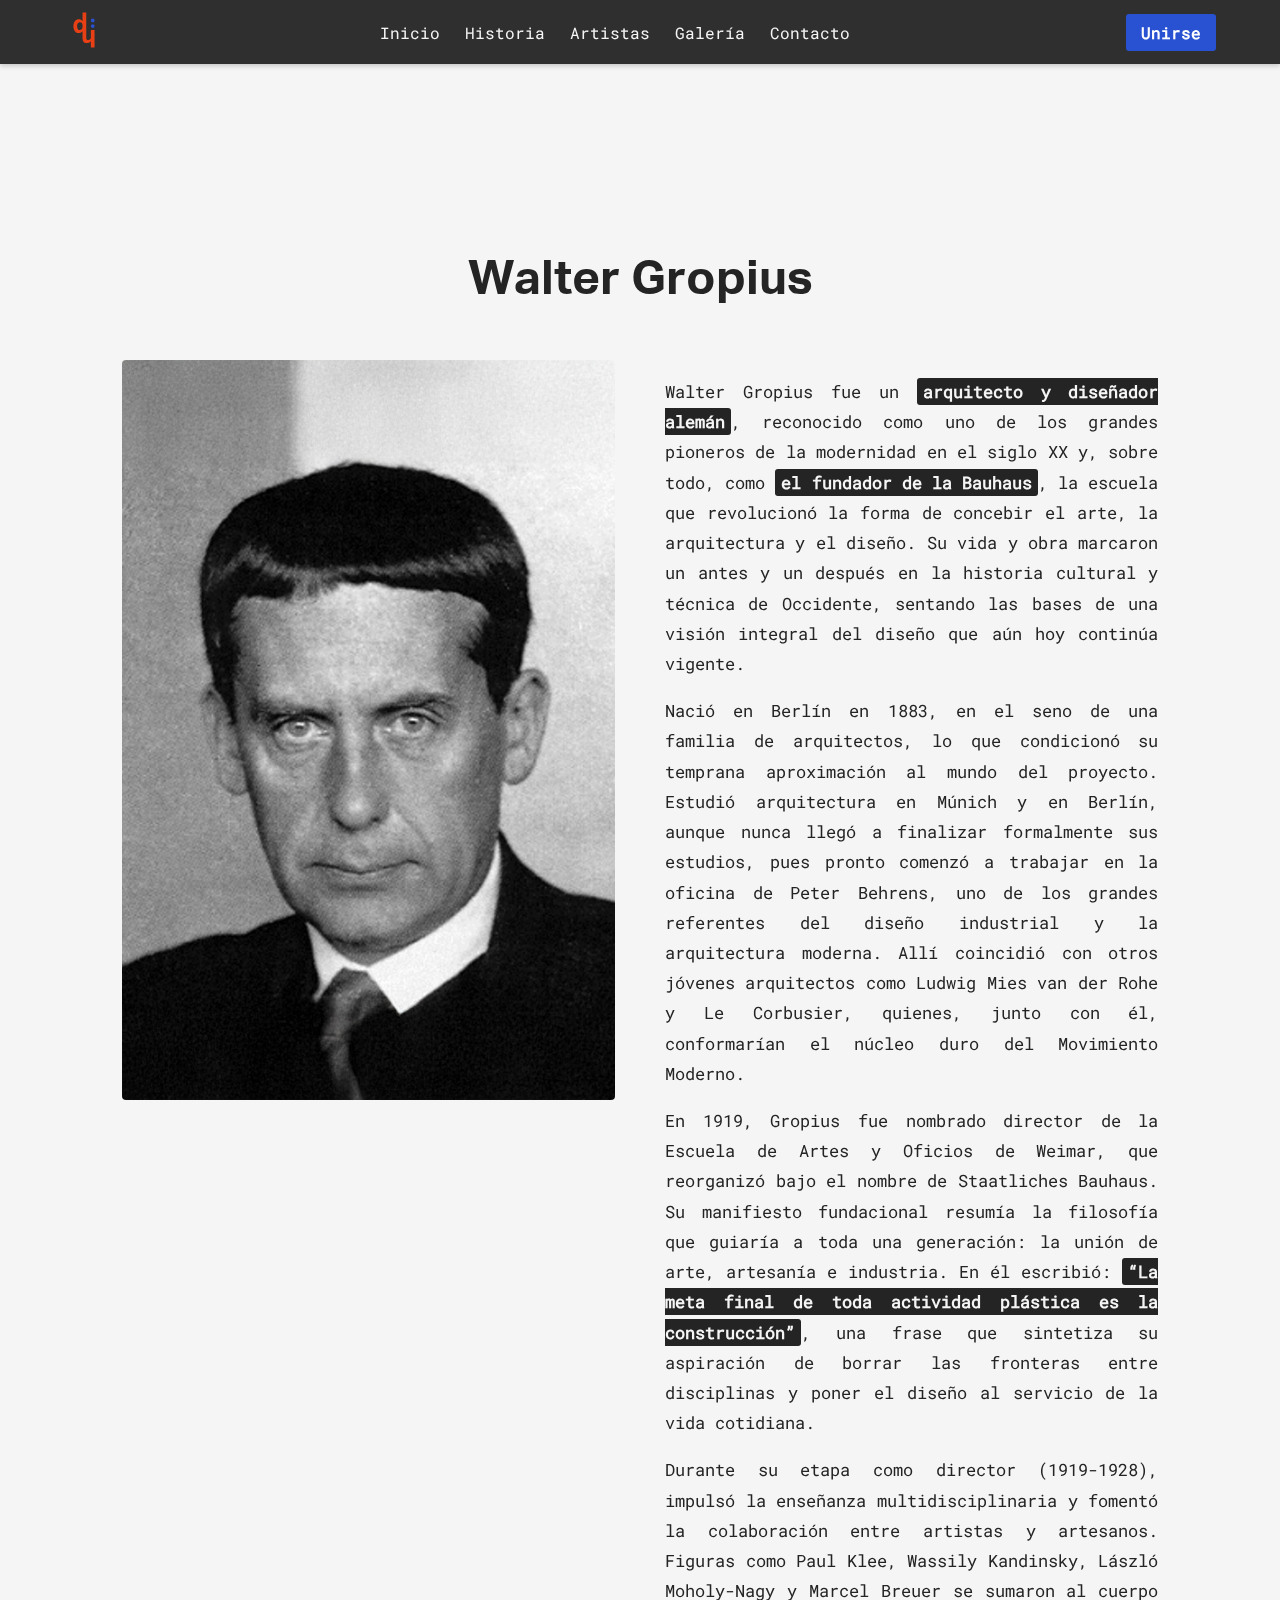
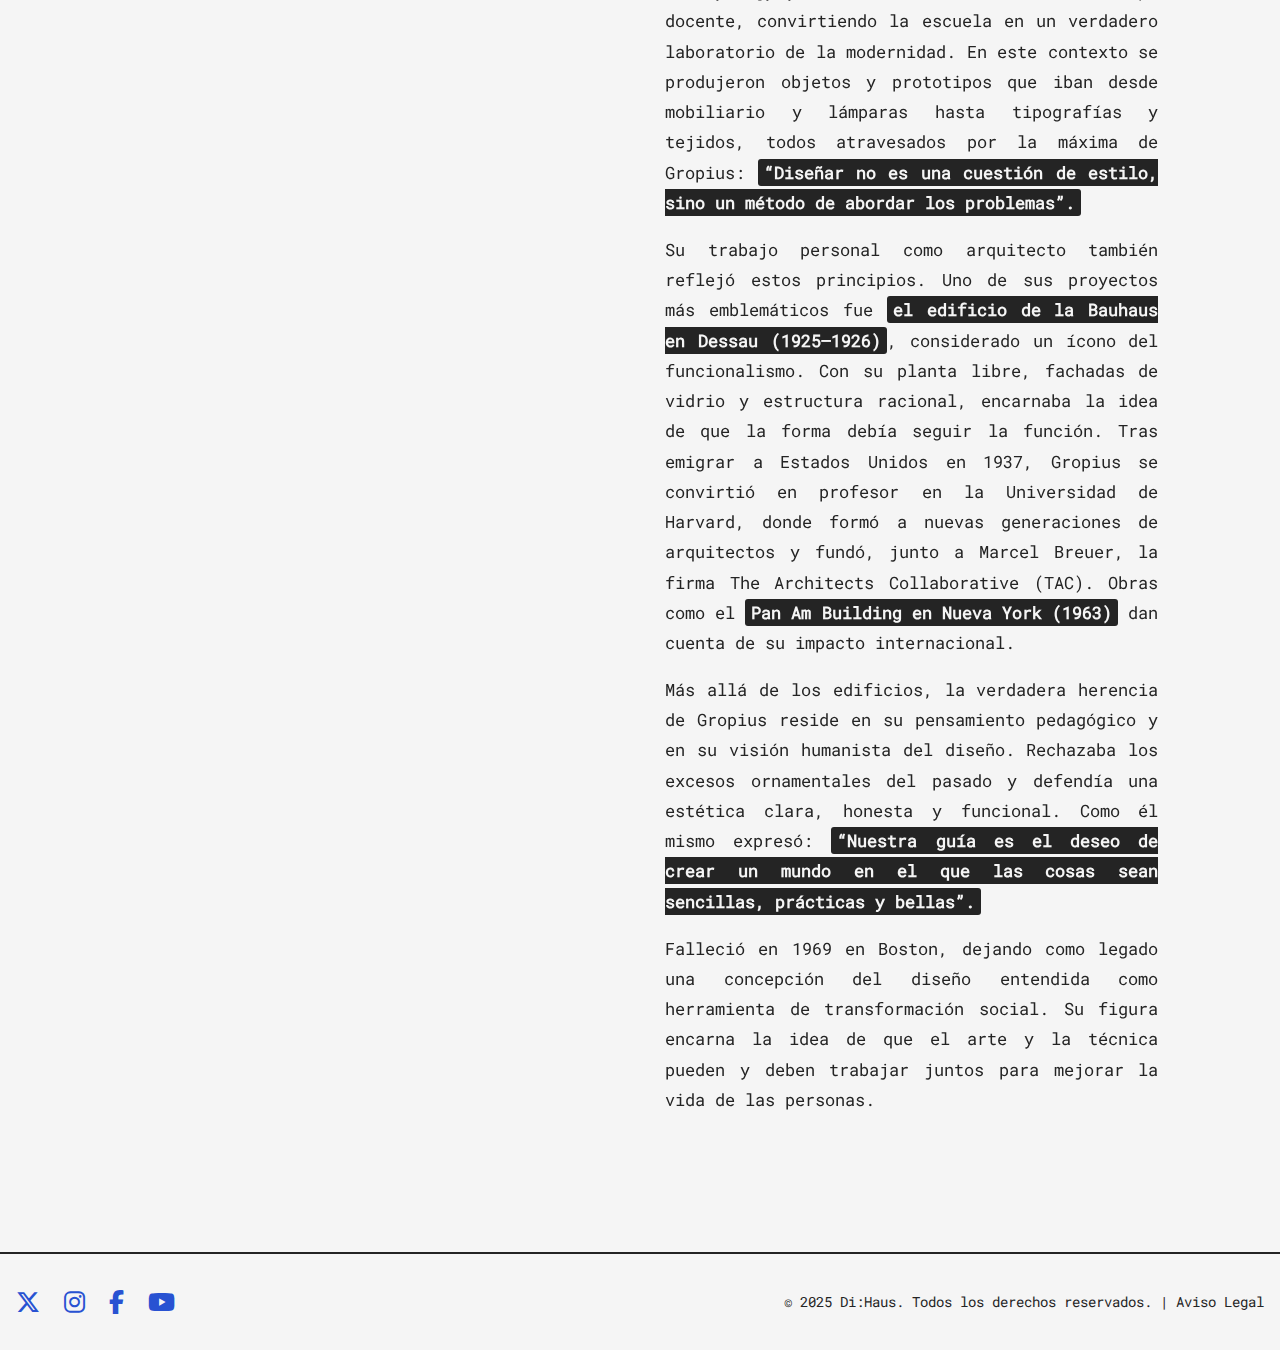
<file: artistas/gropius.html>
<!DOCTYPE html>
<html lang="es">
<head>
  <meta charset="UTF-8" />
  <meta name="viewport" content="width=device-width, initial-scale=1.0"/>
  <title>Walter Gropius – Di:Haus</title>

  <link rel="stylesheet" href="../style.css" />
  <link rel="stylesheet" href="https://cdnjs.cloudflare.com/ajax/libs/font-awesome/6.5.2/css/all.min.css"/>
  <link href="https://unpkg.com/aos@2.3.4/dist/aos.css" rel="stylesheet"/>
</head>

<body>
<!-- HEADER -->
  <header class="main-header">
    <div class="header-logo">
      <a href="../index.php">
        <img src="../img/logo.svg" alt="Di:Haus Logo" class="nav-logo"/>
      </a>
    </div>

    <nav class="nav-links">
      <a href="../index.php">Inicio</a>
      <a href="../historia.php">Historia</a>


  <div class="dropdown">
    <button class="dropbtn">Artistas</button>
    <div class="dropdown-content">
      <a href="gropius.php" class="active">Walter Gropius</a>
      <a href="breuer.php">Marcel Breuer</a>
      <a href="brandt.php">Marianne Brandt</a>
      <a href="moholy.php">László Moholy-Nagy</a>
      <a href="klee.php">Paul Klee</a>
    </div>
  </div>

      <a href="../galeria.php">Galería</a>
      <a href="../contacto.php">Contacto</a>
  
</nav>

    <div class="auth-link">
      <a href="../login.php">Unirse</a>
    </div>
  </header>

<!-- CONTENIDO -->
  <main class="main-content">
    <section class="artista-section">
      <h1 class="artista-title" data-aos="fade-up">Walter Gropius</h1>

      <div class="artista-content" data-aos="fade-up" data-aos-delay="200">
        <div class="artista-img">
          <img src="../img/gropius-1.jpg" alt="Walter Gropius retrato">
        </div>

        <div class="artista-bio">
          <p>
            Walter Gropius fue un <span class="highlight-gropius">arquitecto y diseñador alemán</span>, reconocido como uno de los grandes pioneros de la modernidad en el siglo XX y, sobre todo, como <span class="highlight-gropius">el fundador de la Bauhaus</span>, la escuela que revolucionó la forma de concebir el arte, la arquitectura y el diseño.
            Su vida y obra marcaron un antes y un después en la historia cultural y técnica de Occidente, sentando las bases de una visión integral del diseño que aún hoy continúa vigente.
          </p>
          <p>
            Nació en Berlín en 1883, en el seno de una familia de arquitectos, lo que condicionó su temprana aproximación al mundo del proyecto. Estudió arquitectura en Múnich y en Berlín, aunque nunca llegó a finalizar formalmente sus estudios, pues pronto comenzó a trabajar en la oficina de Peter Behrens, uno de los grandes referentes del diseño industrial y la arquitectura moderna.
            Allí coincidió con otros jóvenes arquitectos como Ludwig Mies van der Rohe y Le Corbusier, quienes, junto con él, conformarían el núcleo duro del Movimiento Moderno.
          </p>
          <p>
            En 1919, Gropius fue nombrado director de la Escuela de Artes y Oficios de Weimar, que reorganizó bajo el nombre de Staatliches Bauhaus.
            Su manifiesto fundacional resumía la filosofía que guiaría a toda una generación: la unión de arte, artesanía e industria. En él escribió: <span class="highlight-gropius">“La meta final de toda actividad plástica es la construcción”</span>, una frase que sintetiza su aspiración de borrar las fronteras entre disciplinas y poner el diseño al servicio de la vida cotidiana.
          </p>
          <p>
            Durante su etapa como director (1919-1928), impulsó la enseñanza multidisciplinaria y fomentó la colaboración entre artistas y artesanos. Figuras como Paul Klee, Wassily Kandinsky, László Moholy-Nagy y Marcel Breuer se sumaron al cuerpo docente, convirtiendo la escuela en un verdadero laboratorio de la modernidad.
            En este contexto se produjeron objetos y prototipos que iban desde mobiliario y lámparas hasta tipografías y tejidos, todos atravesados por la máxima de Gropius: <span class="highlight-gropius">“Diseñar no es una cuestión de estilo, sino un método de abordar los problemas”.</span> 
          </p>
          <p> 
            Su trabajo personal como arquitecto también reflejó estos principios. Uno de sus proyectos más emblemáticos fue <span class="highlight-gropius">el edificio de la Bauhaus en Dessau (1925–1926)</span>, considerado un ícono del funcionalismo. Con su planta libre, fachadas de vidrio y estructura racional, encarnaba la idea de que la forma debía seguir la función.
            Tras emigrar a Estados Unidos en 1937, Gropius se convirtió en profesor en la Universidad de Harvard, donde formó a nuevas generaciones de arquitectos y fundó, junto a Marcel Breuer, la firma The Architects Collaborative (TAC). Obras como el <span class="highlight-gropius">Pan Am Building en Nueva York (1963)</span> dan cuenta de su impacto internacional.
          </p>
          <p> 
            Más allá de los edificios, la verdadera herencia de Gropius reside en su pensamiento pedagógico y en su visión humanista del diseño. Rechazaba los excesos ornamentales del pasado y defendía una estética clara, honesta y funcional. Como él mismo expresó: <span class="highlight-gropius">“Nuestra guía es el deseo de crear un mundo en el que las cosas sean sencillas, prácticas y bellas”.</span>
          </p>
          <p>
            Falleció en 1969 en Boston, dejando como legado una concepción del diseño entendida como herramienta de transformación social. Su figura encarna la idea de que el arte y la técnica pueden y deben trabajar juntos para mejorar la vida de las personas.
          </p>
        </div>
      </div>
    </section>
  </main>

<!-- FOOTER -->
  <footer class="footer">
    <div class="social-icons">
      <a href="https://x.com/BauhausMovement" target="_blank" aria-label="X/Twitter"><i class="fab fa-x-twitter"></i></a>
      <a href="https://www.instagram.com/bauhaus.movement/" target="_blank" aria-label="Instagram"><i class="fab fa-instagram"></i></a>
      <a href="https://www.facebook.com/bauhaus.movement/?locale=es_LA" target="_blank" aria-label="Facebook"><i class="fab fa-facebook-f"></i></a>
      <a href="https://www.youtube.com/@bauhaus-movement/featured" target="_blank" aria-label="Youtube"><i class="fab fa-youtube"></i></a>
    </div>
    <div class="legales">
      © 2025 Di:Haus. Todos los derechos reservados. | Aviso Legal
    </div>
  </footer>

  <script src="https://unpkg.com/aos@2.3.4/dist/aos.js"></script>
  <script src="../app.js"></script>
</body>
</html>
</file>
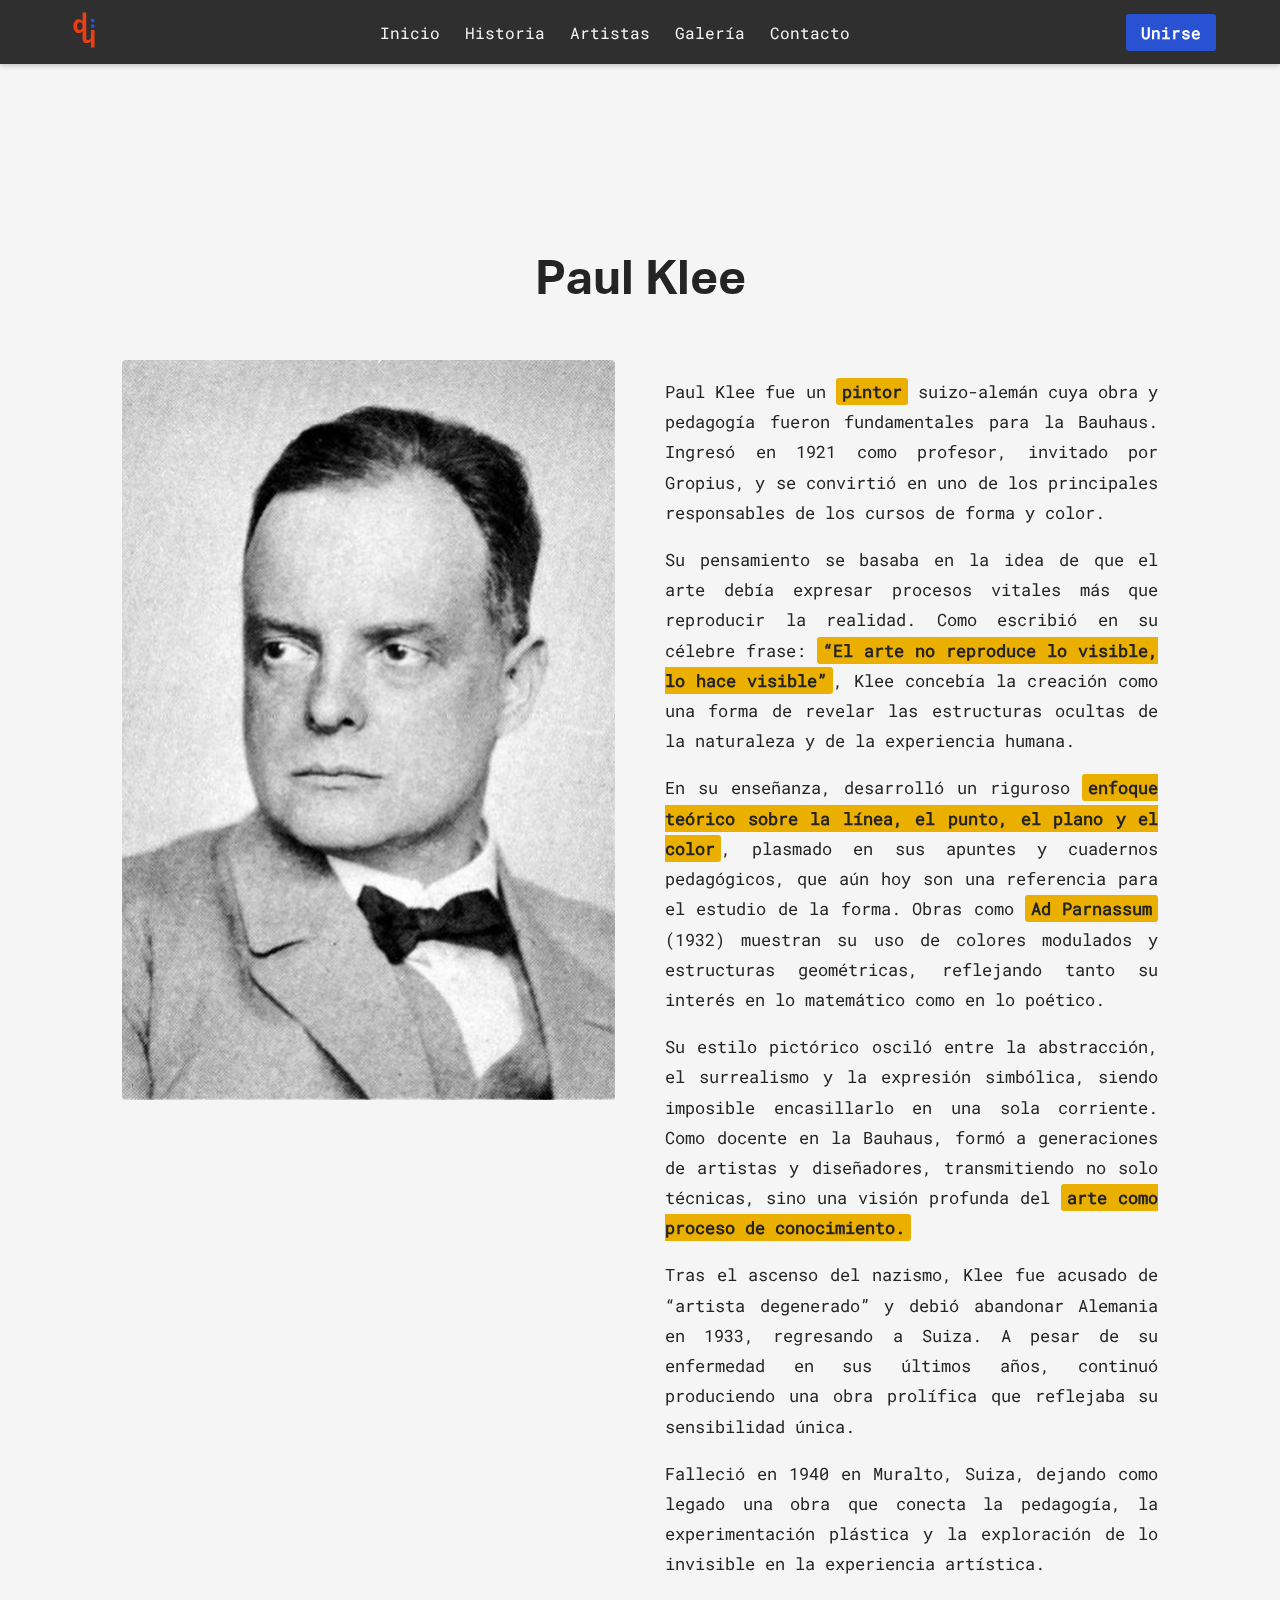
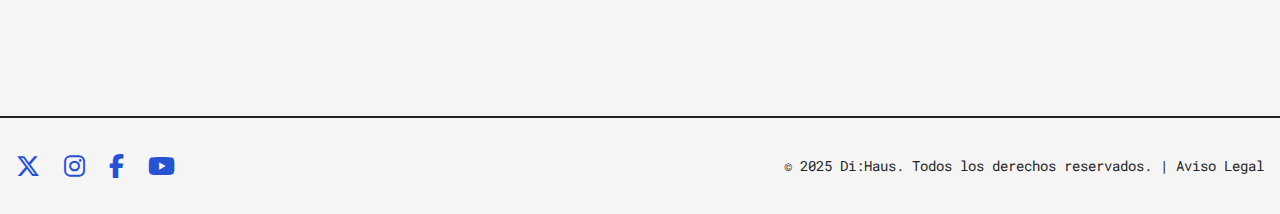
<file: artistas/klee.html>
<!DOCTYPE html>
<html lang="es">
<head>
  <meta charset="UTF-8" />
  <meta name="viewport" content="width=device-width, initial-scale=1.0"/>
  <title>Paul Klee - Di:Haus</title>

  <link rel="stylesheet" href="../style.css" />
  <link rel="stylesheet" href="https://cdnjs.cloudflare.com/ajax/libs/font-awesome/6.5.2/css/all.min.css"/>
  <link href="https://unpkg.com/aos@2.3.4/dist/aos.css" rel="stylesheet"/>
</head>

<body>
<!-- HEADER -->
  <header class="main-header">
    <div class="header-logo">
      <a href="../index.php">
        <img src="../img/logo.svg" alt="Di:Haus Logo" class="nav-logo"/>
      </a>
    </div>

    <nav class="nav-links">
      <a href="../index.php">Inicio</a>
      <a href="../historia.php">Historia</a>

  <div class="dropdown">
    <button class="dropbtn">Artistas</button>
    <div class="dropdown-content">
      <a href="gropius.php">Walter Gropius</a>
      <a href="breuer.php">Marcel Breuer</a>
      <a href="brandt.php">Marianne Brandt</a>
      <a href="moholy.php">László Moholy-Nagy</a>
      <a href="klee.php" class="active">Paul Klee</a>
    </div>
  </div>

      <a href="../galeria.php">Galería</a>
      <a href="../contacto.php">Contacto</a>
  
</nav>

    <div class="auth-link">
      <a href="../login.php">Unirse</a>
    </div>
  </header>

<!-- CONTENIDO -->
  <main class="main-content">
    <section class="artista-section">
      <h1 class="artista-title" data-aos="fade-up">Paul Klee</h1>

      <div class="artista-content" data-aos="fade-up" data-aos-delay="200">
        <div class="artista-img">
          <img src="../img/klee-1.jpg" alt="Paul Klee retrato">
        </div>

        <div class="artista-bio">
          <p>
           Paul Klee fue un <span class="highlight-klee">pintor</span> suizo-alemán cuya obra y pedagogía fueron fundamentales para la Bauhaus. Ingresó en 1921 como profesor, invitado por Gropius, y se convirtió en uno de los principales responsables de los cursos de forma y color.
          </p>
          <p>
            Su pensamiento se basaba en la idea de que el arte debía expresar procesos vitales más que reproducir la realidad. Como escribió en su célebre frase:
            <span class="highlight-klee">“El arte no reproduce lo visible, lo hace visible”</span>, Klee concebía la creación como una forma de revelar las estructuras ocultas de la naturaleza y de la experiencia humana.
          </p>
          <p>
           En su enseñanza, desarrolló un riguroso <span class="highlight-klee">enfoque teórico sobre la línea, el punto, el plano y el color</span>, plasmado en sus apuntes y cuadernos pedagógicos, que aún hoy son una referencia para el estudio de la forma. 
           Obras como <span class="highlight-klee">Ad Parnassum</span> (1932) muestran su uso de colores modulados y estructuras geométricas, reflejando tanto su interés en lo matemático como en lo poético.
          </p>
          <p>
            Su estilo pictórico osciló entre la abstracción, el surrealismo y la expresión simbólica, siendo imposible encasillarlo en una sola corriente. Como docente en la Bauhaus, formó a generaciones de artistas y diseñadores, transmitiendo no solo técnicas, sino una visión profunda del <span class="highlight-klee">arte como proceso de conocimiento.</span>
          </p>
          <p> 
            Tras el ascenso del nazismo, Klee fue acusado de “artista degenerado” y debió abandonar Alemania en 1933, regresando a Suiza. A pesar de su enfermedad en sus últimos años, continuó produciendo una obra prolífica que reflejaba su sensibilidad única.
          </p>
          <p>
            Falleció en 1940 en Muralto, Suiza, dejando como legado una obra que conecta la pedagogía, la experimentación plástica y la exploración de lo invisible en la experiencia artística.
          </p>
        </div>
      </div>
    </section>
  </main>

<!-- FOOTER -->
  <footer class="footer">
    <div class="social-icons">
      <a href="https://x.com/BauhausMovement" target="_blank" aria-label="X/Twitter"><i class="fab fa-x-twitter"></i></a>
      <a href="https://www.instagram.com/bauhaus.movement/" target="_blank" aria-label="Instagram"><i class="fab fa-instagram"></i></a>
      <a href="https://www.facebook.com/bauhaus.movement/?locale=es_LA" target="_blank" aria-label="Facebook"><i class="fab fa-facebook-f"></i></a>
      <a href="https://www.youtube.com/@bauhaus-movement/featured" target="_blank" aria-label="Youtube"><i class="fab fa-youtube"></i></a>
    </div>
    <div class="legales">
      © 2025 Di:Haus. Todos los derechos reservados. | Aviso Legal
    </div>
  </footer>

  <script src="https://unpkg.com/aos@2.3.4/dist/aos.js"></script>
  <script src="../app.js"></script>
</body>
</html>
</file>
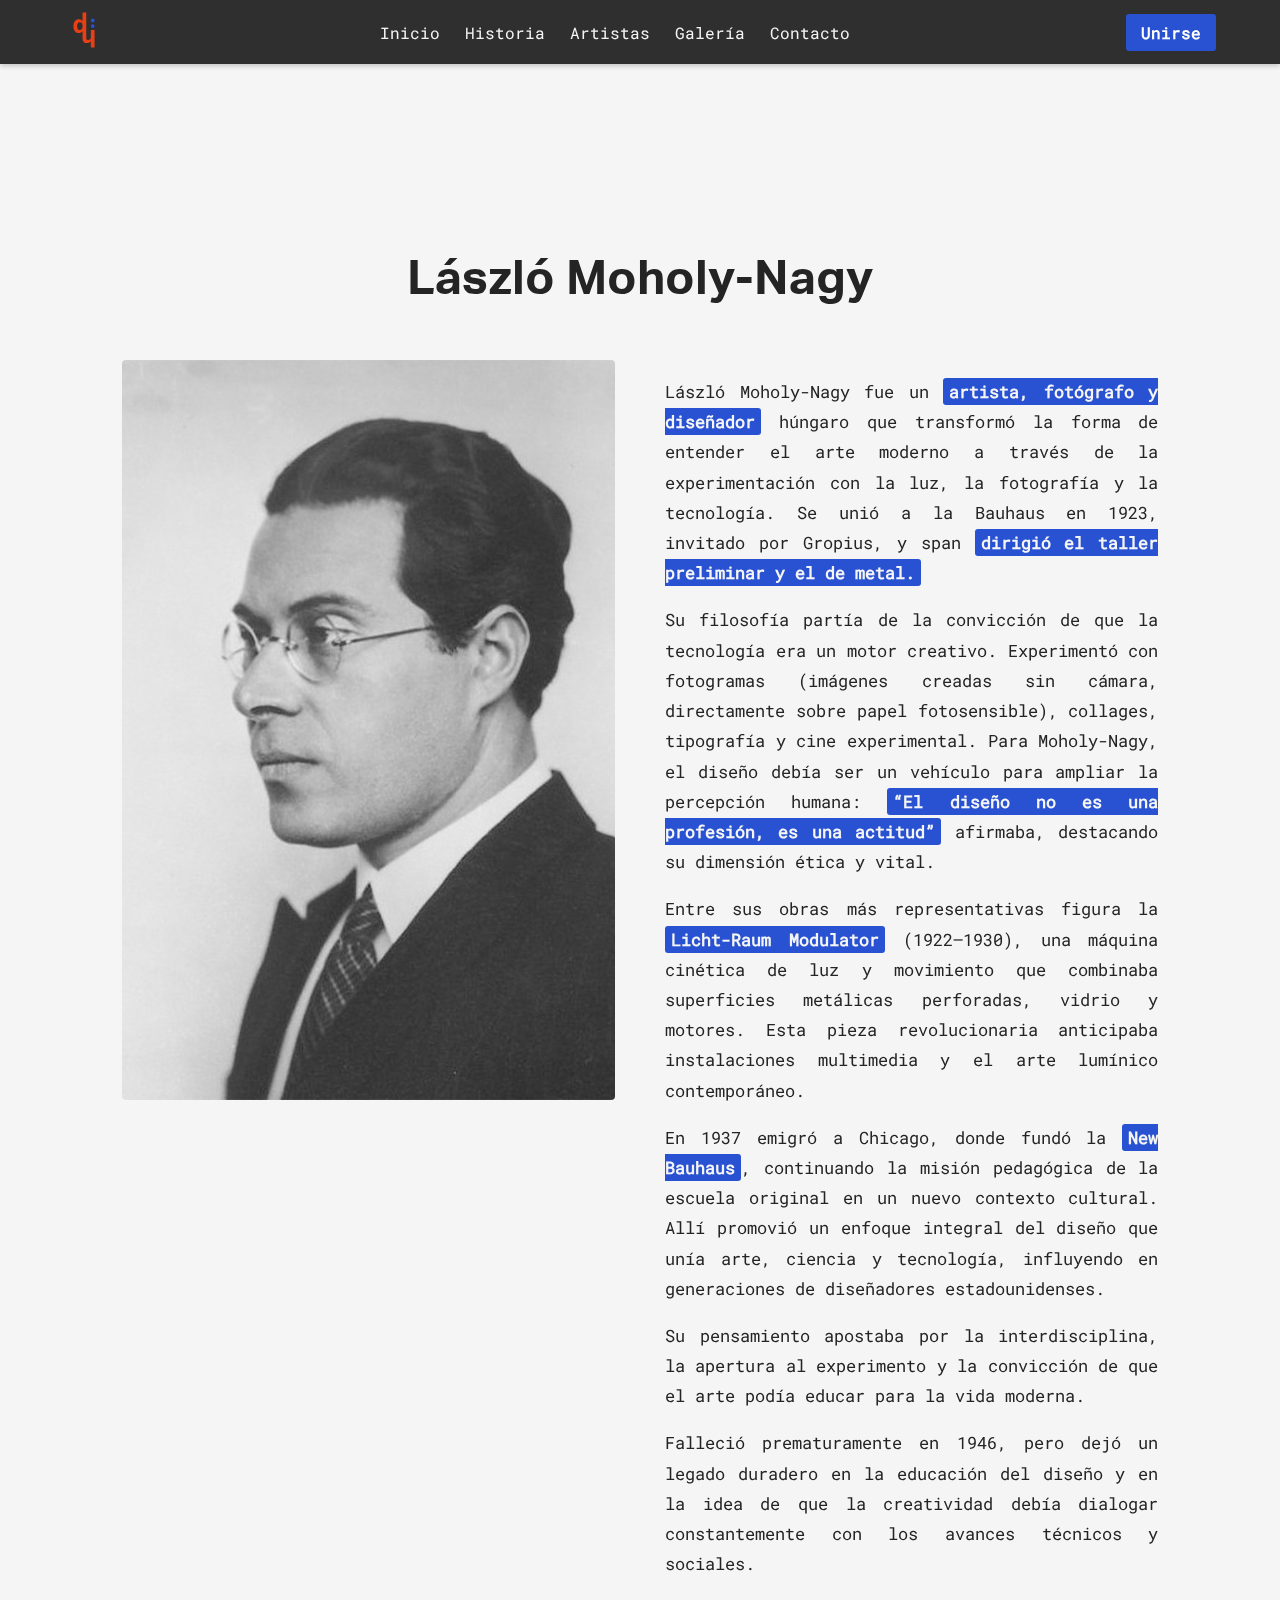
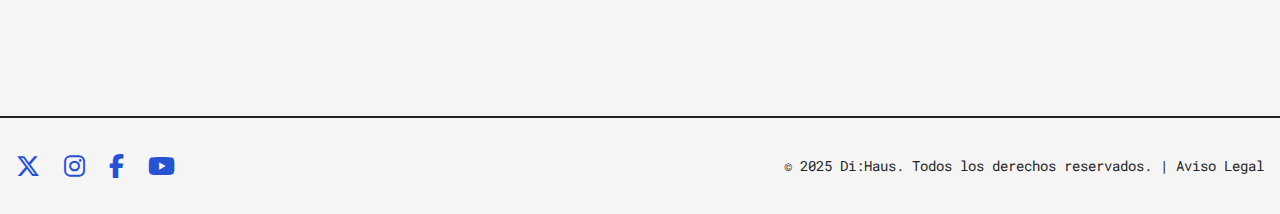
<file: artistas/moholy.html>
<!DOCTYPE html>
<html lang="es">
<head>
  <meta charset="UTF-8" />
  <meta name="viewport" content="width=device-width, initial-scale=1.0"/>
  <title>László Moholy-Nagy - Di:Haus</title>

  <link rel="stylesheet" href="../style.css" />
  <link rel="stylesheet" href="https://cdnjs.cloudflare.com/ajax/libs/font-awesome/6.5.2/css/all.min.css"/>
  <link href="https://unpkg.com/aos@2.3.4/dist/aos.css" rel="stylesheet"/>
</head>

<body>
<!-- HEADER -->
  <header class="main-header">
    <div class="header-logo">
      <a href="../index.php">
        <img src="../img/logo.svg" alt="Di:Haus Logo" class="nav-logo"/>
      </a>
    </div>

    <nav class="nav-links">
      <a href="../index.php">Inicio</a>
      <a href="../historia.php">Historia</a>

  <div class="dropdown">
    <button class="dropbtn">Artistas</button>
    <div class="dropdown-content">
      <a href="gropius.php">Walter Gropius</a>
      <a href="breuer.php">Marcel Breuer</a>
      <a href="brandt.php">Marianne Brandt</a>
      <a href="moholy.php" class="active">László Moholy-Nagy</a>
      <a href="klee.php">Paul Klee</a>
    </div>
  </div>

      <a href="../galeria.php">Galería</a>
      <a href="../contacto.php">Contacto</a>
  
</nav>

    <div class="auth-link">
      <a href="../login.php">Unirse</a>
    </div>
  </header>

<!-- CONTENIDO -->
  <main class="main-content">
    <section class="artista-section">
      <h1 class="artista-title" data-aos="fade-up">László Moholy-Nagy</h1>

      <div class="artista-content" data-aos="fade-up" data-aos-delay="200">
        <div class="artista-img">
          <img src="../img/moholy-nagy-1.jpg" alt="Moholy-Nagy retrato">
        </div>


        <div class="artista-bio">
          <p>
           László Moholy-Nagy fue un <span class="highlight-moholy">artista, fotógrafo y diseñador</span> húngaro que transformó la forma de entender el arte moderno a través de la experimentación con la luz, la fotografía y la tecnología.
           Se unió a la Bauhaus en 1923, invitado por Gropius, y span <span class="highlight-moholy">dirigió el taller preliminar y el de metal.</span> 
          </p>
          <p>
            Su filosofía partía de la convicción de que la tecnología era un motor creativo. Experimentó con fotogramas (imágenes creadas sin cámara, directamente sobre papel fotosensible), collages, tipografía y cine experimental. Para Moholy-Nagy, el diseño debía ser un vehículo para ampliar la percepción humana:
            <span class="highlight-moholy">“El diseño no es una profesión, es una actitud”</span> afirmaba, destacando su dimensión ética y vital.
          </p>
          <p>
           Entre sus obras más representativas figura la <span class="highlight-moholy">Licht-Raum Modulator</span> (1922–1930), una máquina cinética de luz y movimiento que combinaba superficies metálicas perforadas, vidrio y motores.
           Esta pieza revolucionaria anticipaba instalaciones multimedia y el arte lumínico contemporáneo.
          </p>
          <p>
            En 1937 emigró a Chicago, donde fundó la <span class="highlight-moholy">New Bauhaus</span>, continuando la misión pedagógica de la escuela original en un nuevo contexto cultural. Allí promovió un enfoque integral del diseño que unía arte, ciencia y tecnología, influyendo en generaciones de diseñadores estadounidenses.
          </p>
          <p> 
            Su pensamiento apostaba por la interdisciplina, la apertura al experimento y la convicción de que el arte podía educar para la vida moderna.
          </p>
          <p>
            Falleció prematuramente en 1946, pero dejó un legado duradero en la educación del diseño y en la idea de que la creatividad debía dialogar constantemente con los avances técnicos y sociales.
          </p>
        </div>
      </div>
    </section>
  </main>

<!-- FOOTER -->
  <footer class="footer">
    <div class="social-icons">
      <a href="https://x.com/BauhausMovement" target="_blank" aria-label="X/Twitter"><i class="fab fa-x-twitter"></i></a>
      <a href="https://www.instagram.com/bauhaus.movement/" target="_blank" aria-label="Instagram"><i class="fab fa-instagram"></i></a>
      <a href="https://www.facebook.com/bauhaus.movement/?locale=es_LA" target="_blank" aria-label="Facebook"><i class="fab fa-facebook-f"></i></a>
      <a href="https://www.youtube.com/@bauhaus-movement/featured" target="_blank" aria-label="Youtube"><i class="fab fa-youtube"></i></a>
    </div>
    <div class="legales">
      © 2025 Di:Haus. Todos los derechos reservados. | Aviso Legal
    </div>
  </footer>

  <script src="https://unpkg.com/aos@2.3.4/dist/aos.js"></script>
  <script src="../app.js"></script>
</body>
</html>
</file>
<file: style.css>
/* =======================================
   1. DEFINICIÓN DE FUENTES (ACTIV GROTESK)
   ======================================= */

/* Aktiv Grotesk Regular */
@font-face {
    font-family: 'aktiv-grotesk';
    src: url('fuentes/aktiv-grotesk/AktivGrotesk-Regular.ttf') format('truetype');
    font-weight: 400; /* Regular */
    font-style: normal;
    font-display: swap; 
}

/* Aktiv Grotesk Bold */
@font-face {
    font-family: 'aktiv-grotesk';
    src: url('fuentes/aktiv-grotesk/AktivGrotesk-Bold.ttf') format('truetype');
    font-weight: 700; /* Bold */
    font-style: normal;
    font-display: swap;
}



/* =======================================
   2. DEFINICIÓN DE FUENTES (ROBOTO MONO)
   ======================================= */

/* Roboto Mono Regular */
@font-face {
    font-family: 'roboto-mono';
    src: url('fuentes/roboto-mono/RobotoMono-Regular.ttf') format('truetype');
    font-weight: 400;
    font-style: normal;
    font-display: swap;
}

/* Roboto Mono Light (Ejemplo de otra variación) */
@font-face {
    font-family: 'Roboto Mono';
    src: url('fuentes/roboto-mono/RobotoMono-Light.ttf') format('truetype');
    font-weight: 300;
    font-style: normal;
    font-display: swap;
}



/* =======================================
   3. VARIABLES Y RESET BÁSICO
   ======================================= */

:root {
    --color-rojo: #e83f15;
    --color-azul: #2852d2;
    --color-amarillo: #ebaf00;
    --color-fondo: #f5f5f5;
    --color-texto: #242424;
    --font-primaria: 'aktiv-grotesk', sans-serif;
    --font-secundaria: 'roboto-mono', monospace;
}


body{
  margin: 0;
    font-size: 16px; 
    font-family: var(--font-secundaria);
    color: var(--color-texto);
    background-color: var(--color-fondo);
}


/* =======================================
   4. HEADER (Barra de Navegación Fija)
   ======================================= */

.main-header {
    position: fixed;
    top: 0;
    left: 0;
    width: 100%;
    z-index: 1000;
    display: flex;
    justify-content: space-between;
    align-items: center;
    padding: 10px 5%;
    background-color: rgba(36, 36, 36, 0.95);
    box-shadow: 0 2px 5px rgba(0, 0, 0, 0.2);
    box-sizing: border-box; 
}


.header-logo a {
    text-decoration: none;
    padding: 20;
}

.nav-logo {
    /* Estilo del logo estático en la barra de navegación */
    height: 40px; 
    width: auto;
    transition: transform 0.3s;
}

/* Efecto al pasar el mouse */
.nav-logo:hover {
    transform: scale(1.05);
}

.nav-links {
    display: flex;
    gap: 25px;
}

.nav-links a {
    color: var(--color-fondo);
    text-decoration: none;
    font-size: 1rem;
    padding: 5px 0;
    transition: color 0.3s;
    font-weight: 400;
}

.nav-links a:hover {
    color: var(--color-rojo);
}

.auth-link a {
    background-color: var(--color-azul);
    color: white;
    padding: 8px 15px;
    text-decoration: none;
    border-radius: 3px;
    transition: background-color 0.3s;
    font-family: var(--font-secundaria);
    font-weight: 700;
}


.auth-link a:hover {
    background-color: var(--color-rojo);
}

/* Normalización básica para que todo se mida igual */
*,
*::before,
*::after {
  box-sizing: border-box;
}


/* ======== DROPDOWN MENU (Artistas) ======== */
.dropdown {
  position: relative;
  display: inline-block;
}

.dropbtn {
  background: none;
  border: none;
  color: var(--color-fondo);
  font-family: var(--font-secundaria);
  font-size: 1rem;
  cursor: pointer;
  padding: 5px 0;
  transition: color 0.3s;
}

.dropbtn:hover {
  color: var(--color-rojo);
}

.dropdown-content {
  display: none;
  position: absolute;
  background-color: rgba(36, 36, 36, 0.97);
  min-width: 200px;
  box-shadow: 0px 4px 10px rgba(0, 0, 0, 0.3);
  z-index: 1000;
  flex-direction: column;
  padding: 10px 0;
}

.dropdown-content a {
  color: var(--color-fondo);
  padding: 10px 20px;
  text-decoration: none;
  display: block;
  font-family: var(--font-secundaria);
  font-size: 0.95rem;
  transition: background 0.3s, color 0.3s;
}

.dropdown-content a:hover {
  background-color: var(--color-rojo);
  color: white;
}

/* Mostrar el menú al hacer hover */
.dropdown:hover .dropdown-content {
  display: flex;
}



.user-greeting {
    color: var(--color-fondo); 
    margin-right: 5px; 
    font-family: var(--font-secundaria);
    font-size: 0.95rem; 
}

.search-form {
   display: flex;
   align-items: center;
   margin-right: 15px; 
}

.search-form input[type="search"] {
    background-color: #f5f5f5; 
    padding: 6px 12px; 
    border: 1px solid var(--color-texto); 
    border-right: none; 
    border-radius: 3px 0 0 3px;
    font-size: 0.9rem; 
    outline: none;
    width: 180px; 
    color: var(--color-texto);
    font-family: var(--font-secundaria);
    transition: border-color 0.2s ease; 
    height: 32px; 
}

.search-form input[type="search"]::placeholder {
    color: #888; /* Un color de placeholder que no sea demasiado oscuro */
    font-size: 0.9rem;
}

.search-form input[type="search"]:focus {
    border-color: var(--color-rojo); /* El rojo Bauhaus al enfocar */
}

.search-form .search-button {
    padding: 6px 10px; /* Reducimos el padding */
    border: 1px solid var(--color-rojo); /* Borde del botón rojo */
    background-color: var(--color-rojo); /* Fondo del botón rojo */
    color: #f5f5f5; 
    border-radius: 0 3px 3px 0; /* Bordes sutilmente cuadrados */
    cursor: pointer;
    font-size: 0.9rem; /* Letra del botón más pequeña */
    line-height: 1; /* Alinea el texto/ícono */
    transition: background-color 0.2s ease, border-color 0.2s ease;
    height: 32px; /* Misma altura que el input */
    display: flex;
    align-items: center;
    justify-content: center;
}

.search-form .search-button:hover {
    background-color: #ebaf00; 
    border-color: #ebaf00;
}


/* Responsivo */
@media (max-width: 768px) {
  .dropdown-content {
    position: static;
    box-shadow: none;
    background-color: transparent;
    padding: 0;
  }

  .dropdown-content a {
    padding: 8px 0;
    color: var(--color-fondo);
  }

  .dropdown-content a:hover {
    background-color: transparent;
    color: var(--color-rojo);
  }
}




/* =======================================
   5. SECCIÓN DE INTRODUCCIÓN (ABOUT)
   ======================================= */

.main-content {
/* Define el contenedor principal del contenido scrolleable */
    background-color: var(--color-fondo);
    padding: 100px 5% 0 5%;
    min-height: 100vh; 
    display: block; 
}

.about-section {
    max-width: 1400px; 
    margin: 0 auto 160px auto;
    text-align: left; 
    padding: 0;
}

.section-subtitle {
/* "SOBRE LA BAUHAUS" */
    font-family: var(--font-primaria); /* Aktiv Grotesk */
    font-weight: 400;
    font-size: 0.9rem;
    color: var(--color-texto);
    letter-spacing: 2px;
    text-transform: uppercase;
    margin-bottom: 10px;
    opacity: 0.6;
}

.section-title {
    font-family: var(--font-primaria); 
    font-weight: 700; 
    font-size: clamp(2rem, 5vw, 3.5rem);
    line-height: 1.2;
    margin-top: 0;
    margin-bottom: 30px;
    color: var(--color-texto);
}

.section-title .highlight {
/* Resaltar la palabra "archivo vivo" con el color amarillo de Bauhaus */
    color: var(--color-amarillo);
    font-weight: 700;
}

.section-body-text {
  display: grid;
  grid-template-columns: repeat(3, minmax(0, 1fr)); /* tres columnas iguales */
  gap: 40px;
  max-width: 1400px;
  margin: 30px auto 0;   /* centrado horizontal y separación arriba */
  align-items: start;    /* alinea los 3 bloques en la parte superior */
}

/* estilo de los párrafos dentro del grid */
.section-body-text p {
  margin: 0;
  font-family: var(--font-secundaria);
  font-weight: 400;
  font-size: 1.1rem;
  line-height: 1.8;
  color: var(--color-texto);
}

/* Alineación por columna */
.section-body-text .col-izq { text-align: left; }
.section-body-text .col-centro { text-align: left; }
.section-body-text .col-der { text-align: left; }

/* Responsivo */
@media (max-width: 900px) {
  .section-body-text { grid-template-columns: 1fr; gap: 20px; }
  .section-body-text p { text-align: left; }
}


/* =======================================
   6. SECCIÓN REFERENTES (Artistas en el Home)
   ======================================= */

.artistas-section {
    max-width: 1400px;
    margin: 0px auto 80px auto; 
    padding: 0;
}

.section-title-artistas {
/* Título de la sección "Referentes" */
    font-family: var(--font-primaria); 
    font-weight: 700;
    font-size: clamp(1.8rem, 4vw, 2.8rem);
    color:#e83f15;
    text-align: left; 
    margin-bottom: 40px;
}

.artistas-grid {
/* Contenedor de la cuadrícula (para las 5 imágenes) */
    display: grid;
    grid-template-columns: repeat(5, 1fr); 
    gap: 20px;

/* Responsivo */
    @media (max-width: 900px) {
        grid-template-columns: repeat(auto-fit, minmax(150px, 1fr));
    }
}

.artist-item {
    text-align: center;
}

.artista-card {
    position: relative;
    overflow: hidden; /* Para el efecto de zoom sin salirse del marco */
    cursor: pointer;
    background-color: #e0e0e0; /* Color de fondo si la imagen no carga */
    aspect-ratio: 2 / 3; /* Proporción vertical */
    margin-bottom: 0;
}

.artista-card img {
    width: 100%;
    height: 100%;
    object-fit: cover;
    transition: transform 0.4s ease-in-out, opacity 0.4s ease-in-out;
}

/* Efecto Hover: Imagen se agranda y se oscurece */
.artista-card:hover img {
    transform: scale(1.05);
    opacity: 0.8;
}

/* --- OVERLAY: "Leer Más" --- */

.overlay {
    position: absolute;
    bottom: 0;
    left: 0;
    width: 100%;
    height: 50px; 
    background-color: rgba(36, 36, 36, 0.85); 
    display: flex;
    justify-content: center;
    align-items: center;
    

    transform: translateY(100%); 
    opacity: 0;
    transition: transform 0.4s ease-out, opacity 0.4s ease-out;
}

/* Efecto Hover: Mostrar el overlay */
.artista-card:hover .overlay {
    transform: translateY(0); /* Deslizar hacia arriba */
    opacity: 1;
}

.read-more-link {
/* Estilo del texto "Leer Más" */
    font-family: var(--font-secundaria); 
    color: #e0e0e0;
    text-decoration: none;
    font-size: 1rem;
    padding: 10px 20px;
    letter-spacing: 1px;
    text-transform: uppercase;
    transition: color 0.2s;
}

.read-more-link:hover {
    color: var(--color-amarillo); /* Resaltar con color al pasar el cursor */
}

.artist-name {
    font-family: var(--font-secundaria); 
    font-weight: 400; 
    font-size: 1rem;
    color: var(--color-texto);
    margin-top: 10px; 
    margin-bottom: 20;

}



/* =======================================
   7. ANIMACIÓN DEL HOME
   ======================================= */

.banner {
  height: 100vh;
  
  display: flex;
  justify-content: center;
  align-items: center;
  position: relative;
  overflow: hidden;
}
.banner::before {
  content: '';
  position: absolute;
  inset: 0;
  background-image: url('img/bauhaus-dessau-1.jpg');
  background-size: cover;
  background-position: center;
  animation: bgZoomIn 4s ease-in-out 1 forwards;
  z-index: -1;
  pointer-events: none;
}
.banner::after {
  content: '';
  position: absolute;
  inset: 0;
  background-image: url('img/corona3.png');
  background-size: cover;
  background-position: top;
  transform: scale(2);
  animation: bgZoomOut 4s ease-in-out 1 forwards;
  z-index: -1;
  pointer-events: none;
}
@keyframes bgZoomIn {
  from {
    transform: scale(1.2);
  } to {
    transform: scale(1);
  }
}
@keyframes bgZoomOut {
  from {
    transform: scale(1);
  } to {
    transform: scale(2);
  }
}

svg path,
svg circle {
  fill: transparent;
  stroke: #242424;
  stroke-width: 3;
  stroke-dasharray: 2000;
  stroke-dashoffset: 2000;
  animation: textAnimation 4s ease-in-out 1 forwards;
}
@keyframes textAnimation {
  0% {
    fill: transparent;
    stroke-dashoffset: 2000;
  }
  80% {
    fill: transparent;
  }
  100% {
    stroke-dashoffset: 0;
    stroke-opacity: 0;
  }
}


/* =======================================
   8. FOOTER
   ======================================= */

.footer {
  background-color: #f5f5f5;       
  border-top: 2px solid #242424;     
  padding: 2rem 1rem;
  display: flex;
  flex-direction: column;
  align-items: center;
  text-align: center;
  font-family: var(--font-secundaria);
}

.footer .social-icons {
  display: flex;
  gap: 1.5rem;
  margin-bottom: 1rem;
}

.footer .social-icons a {
  color: #2852d2;
  font-size: 1.5rem;
  transition: transform 0.2s ease, color 0.2s ease;
}

.footer .social-icons a:hover {
  transform: scale(1.2);
  color: #e83f15;  
}

.footer .legales {
  font-size: 0.9rem;
  color: #242424;
  max-width: 800px;
  line-height: 1.4;
}

/* Responsivo */
@media (min-width: 768px) {
  .footer {
    flex-direction: row;
    justify-content: space-between;
    text-align: left;
  }

  .footer .social-icons {
    margin-bottom: 0;
  }
}


/* =======================================
   9. HISTORIA / TIMELINE
   ======================================= */


.historia-section {
  position: relative;
  overflow: hidden;
  max-width: 1400px;
  margin: 0 auto;
  padding: 120px 20px; 
  min-height: 1000px;  /* para scroll */
}

.historia-title {
  font-family: var(--font-primaria);
  font-size: clamp(2rem, 5vw, 3rem);
  font-weight: 700;
  margin-bottom: 60px;
  text-align: center;
}

.historia-item {
  text-align: center;
  margin-bottom: 80px;
}

.historia-bloque {
  margin-bottom: 80px;  
}

.historia-text {
  max-width: 1400px;
  margin: 30px auto 0 auto;
  padding: 0 5%;
  font-family: var(--font-secundaria);
  font-weight: 400;
  font-size: 1.1rem;
  line-height: 1.8;
  color: var(--color-texto);
  text-align: justify;
  text-align-last: left;  /* Última línea alineada a la izquierda */
}

.historia-text p {
  margin-bottom: 1em;
}

/* SVG centrados */
.historia-marker img {
  max-width: 300px;
  width: 100%;
  margin: 0 auto 25px auto;
  display: block;
  transition: transform 0.4s ease, filter 0.4s ease;
}

/* Hover animado */
.historia-marker img:hover {
  transform: scale(1.05);
  filter: brightness(1.1);
}

/* Animación suave al aparecer */
.historia-marker img[data-aos] {
  opacity: 0;
  transform: translateY(30px);
  transition: opacity 0.8s ease, transform 0.8s ease;
}

.historia-marker img[data-aos].aos-animate {
  opacity: 1;
  transform: translateY(0);
}

/* Franja roja */
.historia-franja {
  background-color: var(--color-rojo);
  color: white;
  font-family: var(--font-primaria);
  text-transform: uppercase;
  text-align: center;
  padding: 12px 5%;
  margin: 25px auto 50px auto;
  font-weight: 700;
  letter-spacing: 1px;
  max-width: 1400px;
}

.historia-columnas {
  display: grid;
  grid-template-columns: repeat(2, minmax(0, 1fr)); /* Dos columnas iguales */
  gap: 40px;
  max-width: 1400px;
  margin: 30px auto 0 auto;
  padding: 0 5%;
  text-align: justify;
  text-align-last: left;
}

.historia-columnas p {
  margin: 0 0 1em 0;
  font-family: var(--font-secundaria);
  font-size: 1.1rem;
  line-height: 1.8;
  color: var(--color-texto);
}



@media (max-width: 900px) {
  .historia-columnas {
    grid-template-columns: 1fr;
    gap: 20px;
  }
}



/* =======================================
   10. LOGIN / SIGNUP
   ======================================= */

/* CONTENEDOR GENERAL */
.access-main {
  display: flex;
  justify-content: center;
  padding: 80px 20px;
}

/* GRID LOGIN + REGISTRO */
.access-container {
  display: grid;
  grid-template-columns: 1fr 1fr;
  gap: 60px;
  max-width: 1100px;
  width: 100%;
}

/* COLUMNAS */
.access-col {
  background: #ffffff;
  padding: 40px 35px;
  border-radius: 10px;
  box-shadow: 0 4px 12px rgba(0,0,0,0.08);
}

/* TITULOS */
.access-title {
  font-family: 'aktiv-grotesk';
  font-weight: 700;
  font-size: clamp(1.8rem, 3vw, 2.5rem);
  color: var(--color-texto);
  margin-bottom: 28px;
  text-align: center;
}

/* FORMULARIO */
.access-form {
  display: flex;
  flex-direction: column;
  gap: 18px;
}

.access-form label {
  font-family: 'roboto-mono';
  font-size: 1rem;
}

.access-form input {
  padding: 12px;
  border: 2px solid var(--color-texto);
  border-radius: 6px;
  font-family: 'roboto-mono';
  font-size: 1rem;
  background: #fff;
  outline: none;
}

.access-form input:focus {
  border-color: var(--color-azul);
}

/* BOTONES */
.access-btn {
  margin-top: 12px;
  padding: 12px;
  background: var(--color-azul);
  color: #fff;
  border: none;
  border-radius: 6px;
  font-family: 'roboto-mono';
  font-size: 1rem;
  font-weight: 700;
  cursor: pointer;
  transition: 0.3s;
}

.access-btn:hover {
  background: var(--color-rojo);
}

/* RESPONSIVE */
@media (max-width: 900px) {
  .access-container {
    grid-template-columns: 1fr;
    gap: 40px;
  }
}





/* =======================================
   11. GALERÍA
   ======================================= */

.galeria-section {
  position: relative;
  overflow: hidden;
  max-width: 1400px;
  margin: 0 auto;
  padding: 120px 20px; 
}

.galeria-section .section-title {
  text-align: center;
  font-family: var(--font-primaria);
  font-size: clamp(2rem, 5vw, 3rem);
  font-weight: 700;
  margin-bottom: 60px;
}

.galeria-section .section-subtitle {
  text-align: center;
  margin-bottom: 8px;
  font-family: var(--font-primaria);
  font-weight: 400;
  font-size: 0.9rem;
  letter-spacing: 2px;
  text-transform: uppercase;
  opacity: 0.6;
}

/* SLIDER */
.slider-container {
  position: relative;
  display: flex;
  align-items: center;
  justify-content: center;
  max-width: 100%;
  margin-top: 40px;
}

.slider-wrapper {
  display: flex;
  overflow: hidden;
  scroll-behavior: smooth;
  max-width: 1100px;
}

.slider-wrapper img {
  cursor: zoom-in;
  transition: transform 0.3s ease;
}

.slider-wrapper img:hover {
  transform: scale(1.02);
}

.slide {
  min-width: 100%;
  box-sizing: border-box;
  text-align: center;
  padding: 0 20px;
}

.slide img {
  width: 100%;
  max-height: 600px;
  object-fit: cover;
  border-radius: 6px;
  margin-bottom: 15px;
}

.slide-description {
  font-family: var(--font-secundaria);
  font-size: 1rem;
  color: var(--color-texto);
  max-width: 800px;
  margin: 0 auto;
  line-height: 1.6;
}

/* BOTONES */
.slider-btn {
  background-color: rgba(0, 0, 0, 0.6);
  color: white;
  border: none;
  cursor: pointer;
  font-size: 1.5rem;
  padding: 10px 15px;
  margin: 0 10px;
  border-radius: 4px;
  transition: background-color 0.3s ease;
}

.slider-btn:hover {
  background-color: rgba(0, 0, 0, 0.8);
}

.slider-btn.prev {
  position: absolute;
  left: 0;
}

.slider-btn.next {
  position: absolute;
  right: 0;
}

/* Responsivo */
@media (max-width: 768px) {
  .slide-description {
    font-size: 0.9rem;
    padding: 0 10px;
  }
}

/* =======================================
   11 b. MODAL DE IMAGEN
   ======================================= */

.modal {
  display: none;
  position: fixed;
  z-index: 2000;
  left: 0;
  top: 0;
  width: 100%;
  height: 100%;
  overflow: auto;
  background: rgba(0, 0, 0, 0.8);
  align-items: center;
  justify-content: center;
  padding: 20px;
}

.modal-content {
  position: relative;
  max-width: 900px;
  width: 100%;
  background: #fff;
  border-radius: 6px;
  overflow: hidden;
  animation: fadeIn 0.4s ease;
}

.modal-content img {
  width: 100%;
  display: block;
  max-height: 70vh;
  object-fit: cover;
}

.modal-info {
  padding: 20px;
  font-family: var(--font-secundaria);
  text-align: center;
}

.modal-info h2 {
  font-family: var(--font-primaria);
  font-size: 1.5rem;
  margin-bottom: 5px;
}

.modal-info h3 {
  font-size: 1rem;
  font-weight: 400;
  color: #666;
  margin-bottom: 15px;
}

.modal-info p {
  font-size: 1rem;
  color: var(--color-texto);
  line-height: 1.6;
}

.modal-close {
  position: absolute;
  top: 10px;
  right: 15px;
  font-size: 1.8rem;
  color: #fff;
  background: rgba(0, 0, 0, 0.4);
  border-radius: 50%;
  padding: 5px 10px;
  cursor: pointer;
  transition: background 0.3s;
}

.modal-close:hover {
  background: rgba(0, 0, 0, 0.7);
}

@keyframes fadeIn {
  from {opacity: 0; transform: scale(0.98);}
  to {opacity: 1; transform: scale(1);}
}


/* =======================================
   12. ARTISTAS - PÁGINAS INDIVIDUALES
   ======================================= */

.artista-section {
  max-width: 1400px;
  margin: 0 auto 120px auto;
  padding-top: 120px;
}

.artista-title {
  font-family: var(--font-primaria);
  font-size: clamp(2rem, 5vw, 3rem);
  font-weight: 700;
  text-align: center;
  margin-bottom: 50px;
  color: var(--color-texto);
}

.artista-content {
  display: grid;
  grid-template-columns: 1fr 1fr;
  gap: 50px;
  align-items: start;
  max-width: 1200px;
  margin: 0 auto;
  padding: 0 5%;
}

.artista-img img {
  width: 100%;
  height: auto;
  display: block;
  border-radius: 4px;
}

.artista-bio {
  font-family: var(--font-secundaria);
  font-size: 1.05rem;
  line-height: 1.8;
  color: var(--color-texto);
  text-align: justify;
  text-align-last: left;
}

.artista-bio p {
  margin-bottom: 1em;
}

/* Responsivo */
@media (max-width: 900px) {
  .artista-content {
    grid-template-columns: 1fr;
  }

  .artista-img {
    text-align: center;
  }

  .artista-img img {
    max-width: 80%;
    margin: 0 auto;
  }
}


/* Frases destacadas en biografías / textos */
.highlight-gropius {
  background-color: var(--color-texto); 
  color: #f5f5f5;
  font-weight: 700;
  padding: 2px 6px;
  border-radius: 3px;
}

.highlight-breuer {
  background-color: var(--color-texto);
  color: #f5f5f5;
  font-weight: 700;
  padding: 2px 6px;
  border-radius: 3px;
}

.highlight-brandt {
  background-color: var(--color-rojo);
  color: #f5f5f5;
  font-weight: 700;
  padding: 2px 6px;
  border-radius: 3px;
}

.highlight-moholy {
  background-color: var(--color-azul);
  color: #f5f5f5;
  font-weight: 700;
  padding: 2px 6px;
  border-radius: 3px;
}

.highlight-klee {
  background-color: var(--color-amarillo);
  color: #242424;
  font-weight: 700;
  padding: 2px 6px;
  border-radius: 3px;
}

/* =======================================
   13. CONTACTO
   ======================================= */

.contacto-section {
  max-width: 1400px;
  margin: 0 auto 160px auto;
  padding-top: 120px;
}

.contacto-section .section-title {
  font-family: var(--font-primaria);
  font-weight: 700;
  font-size: clamp(2rem, 5vw, 3rem);
  text-align: center;
  margin-bottom: 10px;
  color: var(--color-texto);
}

.contacto-section .section-subtitle {
  font-family: var(--font-primaria);
  font-weight: 400;
  font-size: 0.9rem;
  letter-spacing: 2px;
  text-transform: uppercase;
  text-align: center;
  margin-bottom: 50px;
  opacity: 0.7;
}

.contacto-grid {
  display: grid;
  grid-template-columns: 1fr 1fr;
  gap: 50px;
  max-width: 1200px;
  margin: 0 auto;
  padding: 0 5%;
}

.contacto-form label {
  display: block;
  font-family: var(--font-primaria);
  font-size: 0.9rem;
  margin-bottom: 5px;
  color: var(--color-texto);
}

.contacto-form input,
.contacto-form textarea {
  width: 100%;
  padding: 10px 12px;
  font-family: var(--font-secundaria);
  font-size: 1rem;
  border: 2px solid var(--color-texto);
  background: white;
  color: var(--color-texto);
  margin-bottom: 15px;
  border-radius: 4px;
}

.contacto-form input:focus,
.contacto-form textarea:focus {
  outline: none;
  border-color: var(--color-rojo);
}

.btn-enviar {
  background-color: var(--color-azul);
  color: #f5f5f5;
  border: none;
  border-radius: 8px;
  padding: 12px 24px;
  font-family: var(--font-primaria);
  font-weight: 600;
  font-size: 1rem;
  cursor: pointer;
  transition: background-color 0.3s ease;
}

.btn-enviar:hover {
  background-color: var(--color-rojo);
  color: white;
}

/* Mapa responsivo */
.contacto-mapa iframe {
  width: 100%;
  height: 100%;
  min-height: 350px;
  border: none;
  border-radius: 8px;
}

/* Responsivo */
@media (max-width: 900px) {
  .contacto-grid {
    grid-template-columns: 1fr;
    gap: 30px;
  }
}

/* =======================================
   14. MENSAJES DE CONTACTO (Respuesta)
   ======================================= */

.mensaje-contacto-section {
    max-width: 800px;
    margin: 0 auto;
    padding: 120px 20px 80px 20px;
    min-height: 60vh;
    display: flex;
    align-items: center;
    justify-content: center;
}

.mensaje-contacto-box {
    background: #ffffff;
    padding: 50px 40px;
    border-radius: 10px;
    box-shadow: 0 4px 12px rgba(0,0,0,0.08);
    text-align: center;
    width: 100%;
}

.mensaje-contacto-box h3 {
    font-family: var(--font-primaria);
    font-size: clamp(1.8rem, 4vw, 2.5rem);
    margin-bottom: 20px;
    font-weight: 700;
}

.mensaje-contacto-box.success h3 {
    color: var(--color-azul);
}

.mensaje-contacto-box.error h3 {
    color: var(--color-rojo);
}

.mensaje-contacto-box p {
    font-family: var(--font-secundaria);
    font-size: 1.1rem;
    color: var(--color-texto);
    margin-bottom: 30px;
    line-height: 1.7;
}

.btn-volver-contacto {
    display: inline-block;
    padding: 12px 30px;
    background: var(--color-azul);
    color: #fff;
    text-decoration: none;
    border-radius: 6px;
    font-family: var(--font-secundaria);
    font-weight: 700;
    font-size: 1rem;
    transition: all 0.3s ease;
    margin-top: 15px;
    cursor: pointer;
}

.btn-volver-contacto:hover {
    background: var(--color-rojo);
    transform: translateY(-2px);
    box-shadow: 0 4px 8px rgba(0,0,0,0.15);
}

/* Animación de entrada */
.mensaje-contacto-box {
    animation: fadeInUp 0.6s ease-out;
}

@keyframes fadeInUp {
    from {
        opacity: 0;
        transform: translateY(30px);
    }
    to {
        opacity: 1;
        transform: translateY(0);
    }
}

/* Responsivo */
@media (max-width: 600px) {
    .mensaje-contacto-box {
        padding: 35px 25px;
    }
    
    .mensaje-contacto-box h3 {
        font-size: 1.6rem;
    }
    
    .mensaje-contacto-box p {
        font-size: 1rem;
    }
}

/* =======================================
   15. BUSCADOR
   ======================================= */

/* Contenedor principal de resultados */
#search-results {
    max-width: 1400px; 
    margin: 0 auto 80px auto;
    padding: 0 5%;
}

/* Título principal de búsqueda */
.search-page-title {
    font-family: var(--font-primaria); 
    font-weight: 700; 
    font-size: clamp(2rem, 5vw, 3.5rem);
    line-height: 1.2;
    margin-top: 0;
    margin-bottom: 30px;
    color: var(--color-texto);
    text-align: center;
    padding-top: 120px;
}

/* Contenedor de resultados individuales */
.search-results-container {
    display: flex;
    flex-direction: column; 
    gap: 30px;
}

/* Encabezado de sección de resultados */
.section-header h2 {
    font-family: var(--font-secundaria);
    font-weight: 700;
    font-size: 1rem;
    color: var(--color-texto);
    margin-bottom: 30px;
    border-bottom: 2px solid var(--color-rojo);
    padding-bottom: 5px;
    display: inline-block;
    text-align: center;
    width: 100%;
}



/* Cada resultado individual de artista */
.artista-search-item {
    display: grid;
    grid-template-columns: 150px 1fr;
    gap: 35px; 
    padding: 20px 0;
    border-bottom: 1px solid #ccc; 
    align-items: center;
    transition: background-color 0.3s;
}

.artista-search-item:hover {
    background-color: rgba(232, 63, 21, 0.03);
}

.artista-search-item:last-child {
    border-bottom: none; 
}

/* Imagen del artista en resultados */
.artista-search-img {
    aspect-ratio: 2 / 3; 
    overflow: hidden;
    border-radius: 4px;
    box-shadow: 0 4px 8px rgba(0, 0, 0, 0.1);
}

.artista-search-img img {
    width: 100%;
    height: 100%;
    object-fit: cover;
    display: block;
    transition: transform 0.3s;
}

.artista-search-item:hover .artista-search-img img {
    transform: scale(1.05);
}

/* Título del resultado */
.search-result-title {
    font-family: var(--font-primaria);
    font-weight: 700;
    font-size: 1.8rem;
    margin-top: 0;
    margin-bottom: 5px;
}

.search-result-title a {
    color: var(--color-azul);
    text-decoration: none;
    transition: color 0.3s;
}

.search-result-title a:hover {
    color: var(--color-rojo);
}

/* Área de especialización */
.search-result-area {
    font-family: var(--font-secundaria);
    font-size: 0.9rem;
    color: #666;
    margin-bottom: 15px;
}

/* Snippet de biografía */
.search-result-snippet {
    font-family: var(--font-secundaria);
    font-weight: 400; 
    font-size: 1.1rem; 
    line-height: 1.8; 
    margin-bottom: 15px;
    color: var(--color-texto);
}

/* Botón "Ver más" */
.btn-ver-mas {
    display: inline-block;
    background-color: var(--color-rojo);
    color: white;
    padding: 10px 20px;
    text-decoration: none;
    border-radius: 5px;
    font-family: var(--font-secundaria);
    font-weight: 700;
    font-size: 0.95rem;
    transition: background-color 0.3s, transform 0.2s;
    box-shadow: 0 2px 4px rgba(0, 0, 0, 0.1);
    text-transform: uppercase;
}

.btn-ver-mas:hover {
    background-color: var(--color-amarillo);
    color: var(--color-texto);
    transform: translateY(-1px);
}

/* Mensajes de estado */
.no-results, .no-query {
    font-family: var(--font-secundaria);
    font-size: 1.2rem;
    color: var(--color-texto);
    text-align: center;
    padding: 40px;
    background-color: #f9f9f9;
    border: 1px solid #eee;
    border-radius: 8px;
    margin-top: 30px;
}

/* Contador de resultados */
.count-message {
    font-family: var(--font-secundaria);
    font-size: 1rem;
    color: #888;
    text-align: right;
    margin-top: 20px;
    padding: 0 10px; 
}

/* Responsivo para buscador */
@media (max-width: 600px) {
    .page-title-header {
        padding-top: 100px;
        font-size: 2.5rem;
        margin-bottom: 20px;
    }
    
    .artista-search-item {
        grid-template-columns: 1fr; 
        text-align: center;
        gap: 15px;
    }
    
    .artista-search-img {
        max-width: 150px; 
        margin: 0 auto;
    }

    .artista-search-info {
        display: flex;
        flex-direction: column;
        align-items: center;
    }
    
    .search-result-title {
        font-size: 1.5rem;
    }
    
    .search-result-snippet {
        font-size: 1rem;
    }

    .btn-ver-mas {
        width: 100%; 
        text-align: center;
    }
}
</file>
